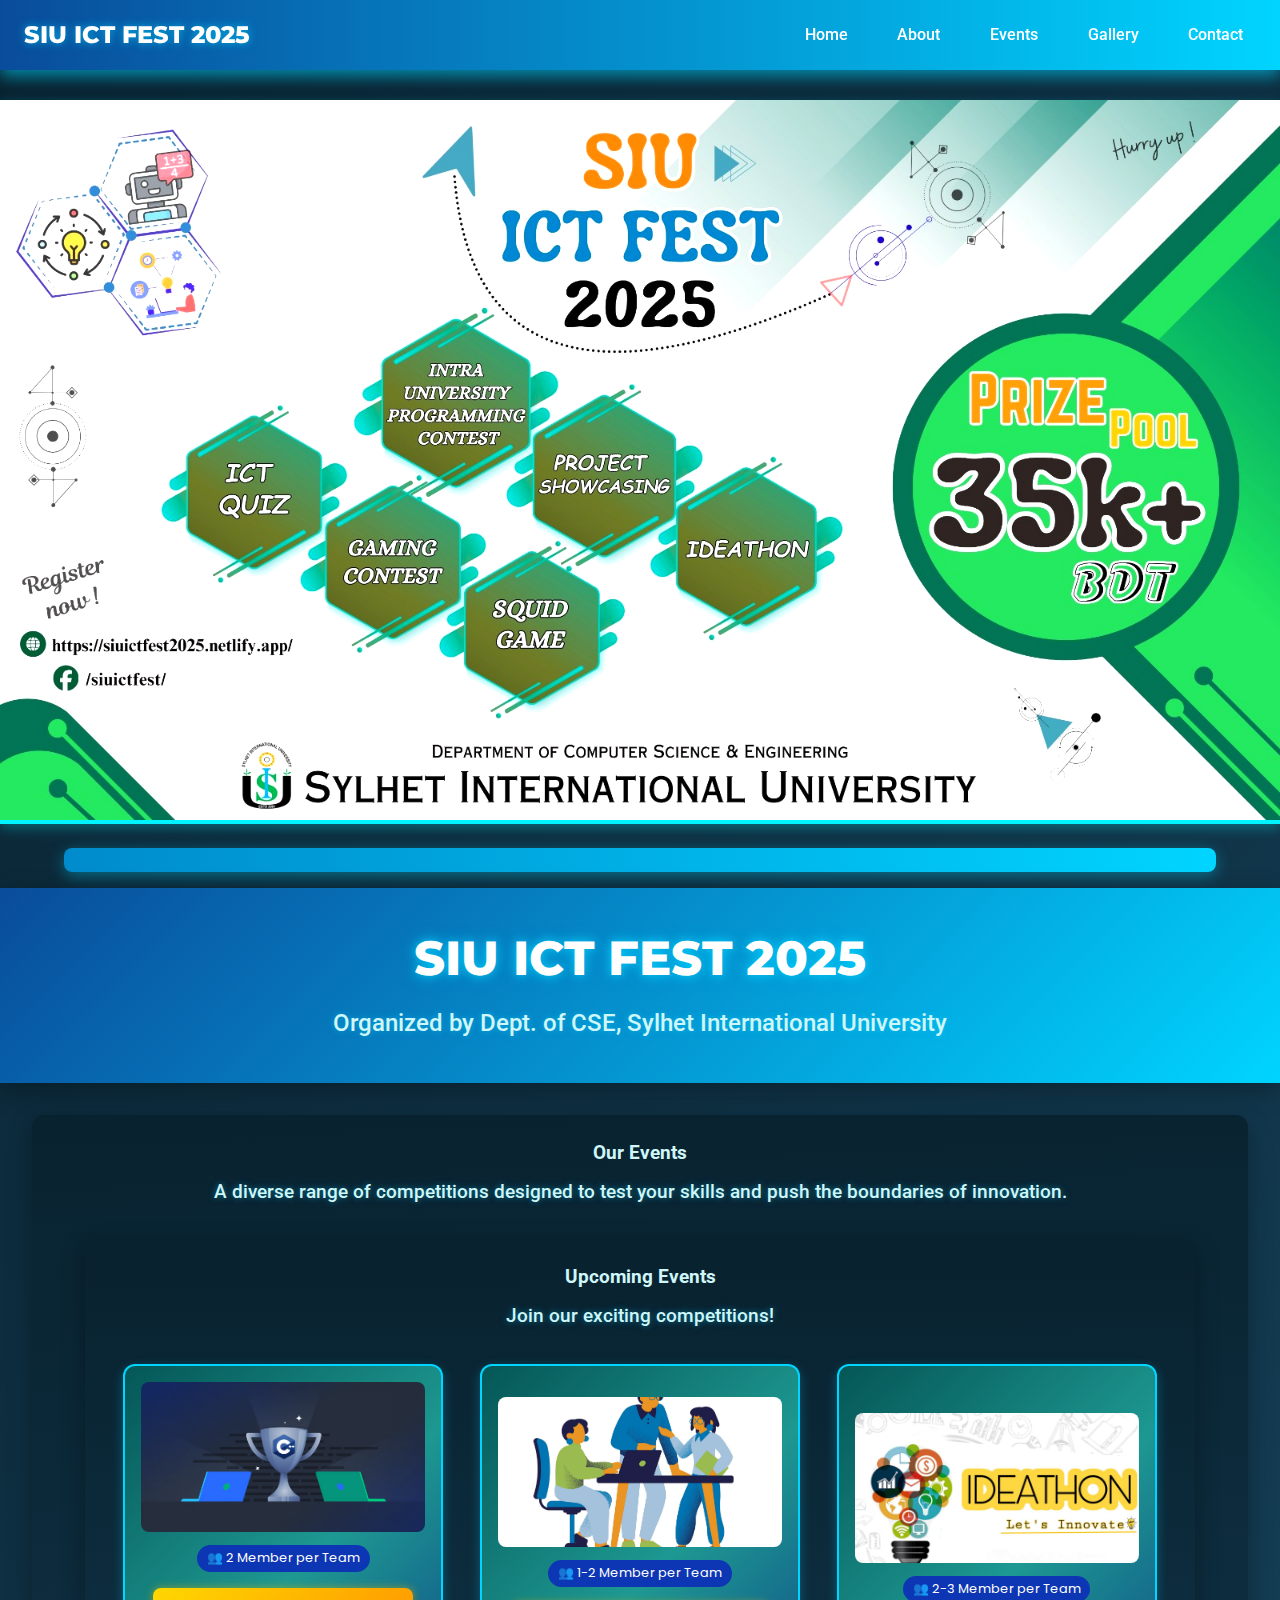
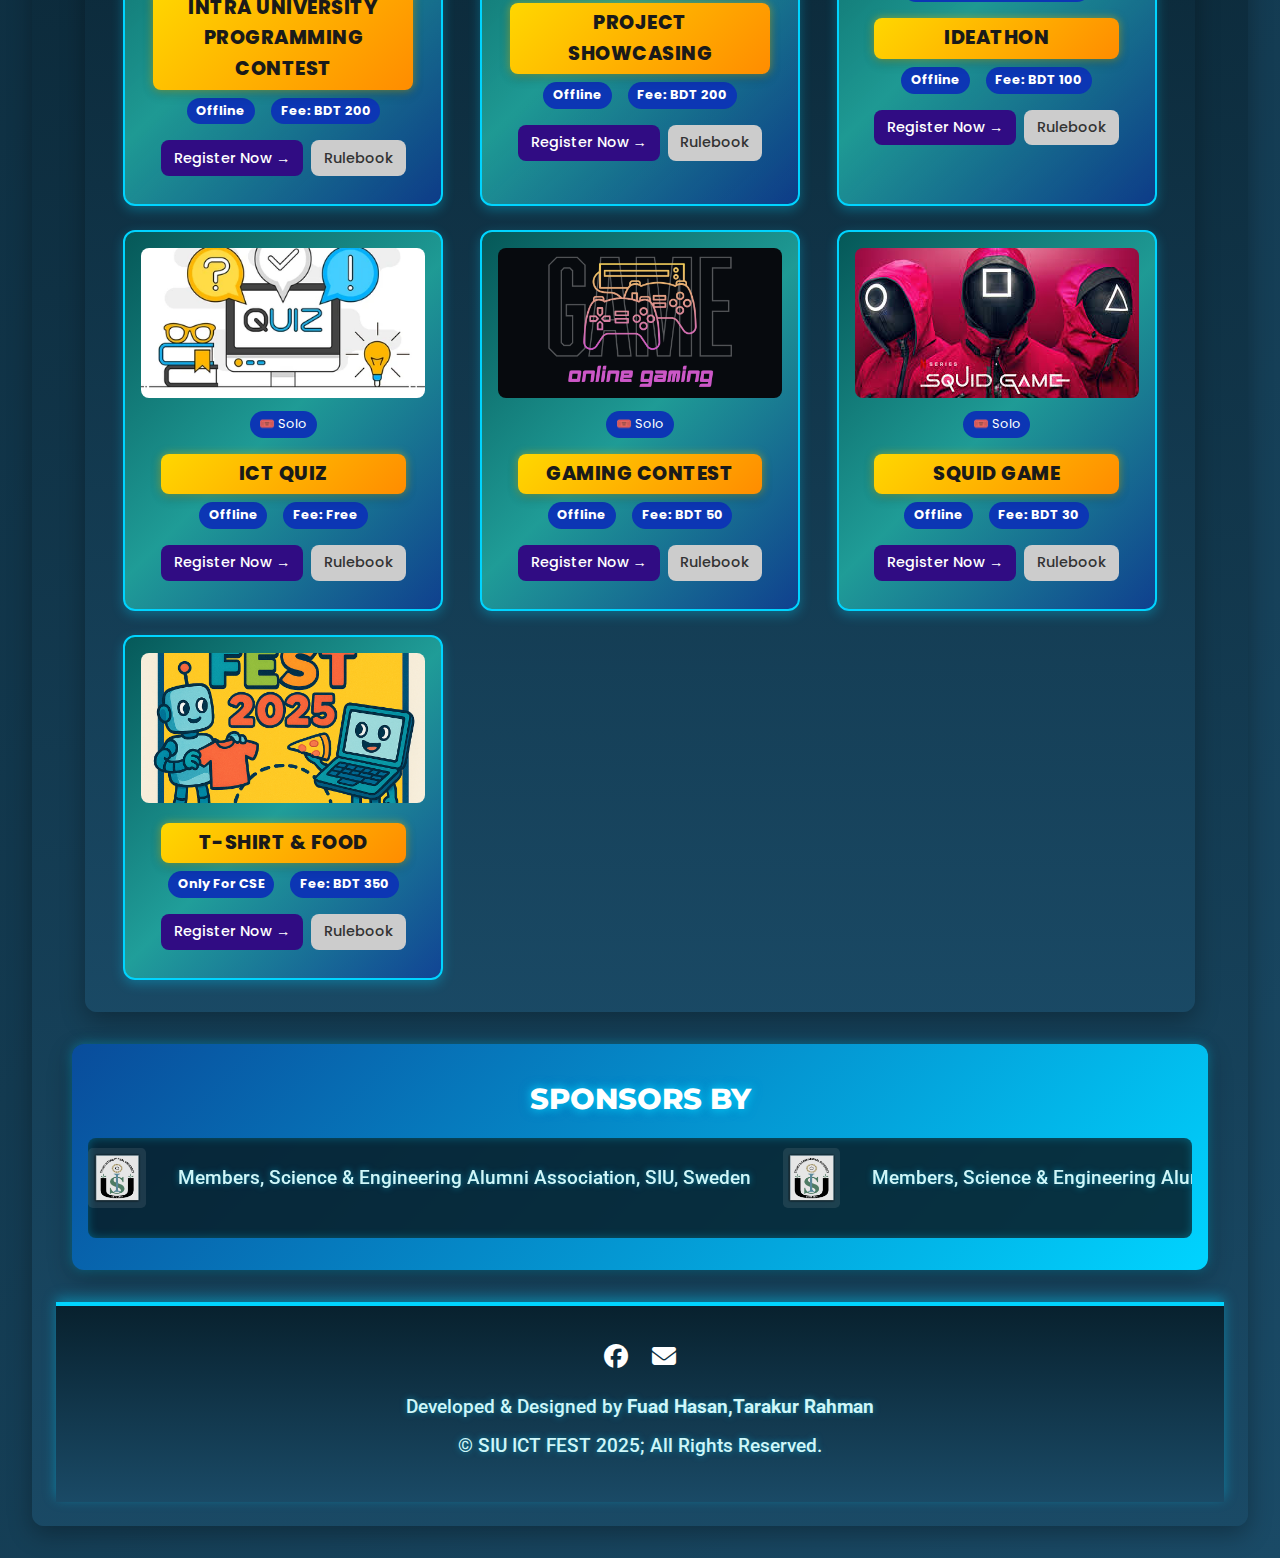
<file: index.html>
<!DOCTYPE html>
<html lang="en">
<head>
  <meta charset="UTF-8" />
  <meta name="viewport" content="width=device-width, initial-scale=1.0"/>
  <title>ICT Fest 2025</title>
  <link rel="stylesheet" href="style.css">
  <link rel="stylesheet" href="https://cdnjs.cloudflare.com/ajax/libs/font-awesome/6.4.0/css/all.min.css"/>
<link href="https://fonts.googleapis.com/css2?family=Roboto:wght@400;500;700&family=Montserrat:wght@600;700&family=Orbitron:wght@600&family=Poppins:wght@400;500;600&display=swap" rel="stylesheet">
<link rel="icon" type="image/png" href="/favicon-96x96.png" sizes="96x96" />
<link rel="icon" type="image/svg+xml" href="/favicon.svg" />
<link rel="shortcut icon" href="/favicon.ico" />
<link rel="apple-touch-icon" sizes="180x180" href="/apple-touch-icon.png" />
<link rel="manifest" href="/site.webmanifest" />
<link rel="icon" type="image/png" href="./image/globe.jpeg">

</head>
<body>

  <nav class="navbar">
        <div class="nav-logo">SIU ICT FEST 2025</div>
        
        <ul class="nav-links">
 <li><a href="index.html">Home</a></li>
              <li><a href="about.html">About</a></li>
              <li><a href="events.html">Events</a></li>
                  <!-- <li><a href="boothcamp.html">CP Bootcamp</a></li> -->
            <li><a href="gallery.html">Gallery</a></li>
            
        
              
              <li><a href="contact.html">Contact</a></li>
        </ul>
        
       
        
          <button class="mobile-menu" id="mobileMenuBtn">☰</button>
    </nav>

  <!-- Header -->
  <header>
    <div class="main-banner">
      <img src="./image/WhatsApp Image 2025-09-21 at 23.48.36.jpeg" alt="ICT Fest Banner" />
    </div>
  </header>

  <div id="countdown"></div>

  <!-- Fest Heading -->
  <div class="fest-heading">
    <h1> SIU ICT Fest 2025</h1>
    <p>Organized by Dept. of CSE, Sylhet International University</p>
  </div>

  <!-- Events Section -->
  <section class="events-section">
    <h3>Our Events</h3>
    <p>A diverse range of competitions designed to test your skills and push the boundaries of innovation.</p>

    
      <!-- Events Section -->
  <section class="events-section">
    <h3>Upcoming Events</h3>
    <p>Join our exciting competitions!</p>
    <div class="events-grid">
      <!-- Event 1 -->
      <div class="event-card">
        <img src="./image/images.avif" alt="Mechanics Olympiad" />
        <div class="event-body">
          <span class="badge team">👥  2 Member per Team</span>
          <h3>Intra University Programming Contest</h3>
          <div class="event-meta">
            <span class="badge solo">Offline</span>
            <span class="badge solo">Fee: BDT 200</span>
            
          </div>
          <div class="event-buttons">
            <a class="btn" href="https://forms.gle/XroQrKdN3G5hj6PW8" target="_blank">Register Now →</a>
            <a class="btn secondary" href="#">Rulebook</a>
          </div>
        </div>
      </div>
      <!-- Event 2 -->
      <div class="event-card">
        <img src="/image/project.jpg" alt="Drafting Contest" />
        <div class="event-body">
          <span class="badge team">👥 1-2 Member per Team</span>
          <h3>Project Showcasing</h3>
          <div class="event-meta">
            <span class="badge solo">Offline</span>
            <span class="badge solo">Fee: BDT 200</span>
            
          </div>
          <div class="event-buttons">
           <a class="btn" href="https://forms.gle/N9UCkfzSNKK21NSZ7" target="_blank">Register Now →</a>
            <a class="btn secondary" href="#">Rulebook</a>
          </div>
        </div>
      </div>
      <!-- Event 3 -->
      <div class="event-card">
        <img src="./image/1702801354088.png" alt="Game of Trusses" />
        <div class="event-body">
          <span class="badge team">👥 2-3 Member per Team</span>
          <h3>Ideathon</h3>
          <div class="event-meta">
            <span class="badge solo">Offline</span>
            <span class="badge solo">Fee: BDT 100</span>
            
          </div>
          <div class="event-buttons">
            <a class="btn" href="https://forms.gle/mUaqK28JLjAKceoN9" target="_blank">Register Now →</a>
            <a class="btn secondary" href="#">Rulebook</a>
          </div>
        </div>
      </div>
      <!-- Event 4 -->
      <div class="event-card">
        <img src="./image/quiz-computer-monitor-line-concept-260nw-749054137.webp" alt="Mechanics Olympiad" />
        <div class="event-body">
          <span class="badge solo">🎟️ Solo</span>
          <h3>ICT Quiz</h3>
          <div class="event-meta">
            <span class="badge solo">Offline</span>
            <span class="badge solo">Fee: Free</span>
            
          </div>
          <div class="event-buttons">
           <a class="btn" href="https://forms.gle/PkPSb7LcUdyRTKJd9" target="_blank">Register Now →</a>
            <a class="btn secondary" href="#">Rulebook</a>
          </div>
        </div>
      </div>
      <!-- Event 5 -->
      <div class="event-card">
        <img src="Game Logo.png" alt="Drafting Contest" />
        <div class="event-body">
          <span class="badge team"> 🎟️ Solo</span>
          <h3>Gaming Contest</h3>
          <div class="event-meta">
            <span class="badge solo">Offline</span>
            <span class="badge solo">Fee: BDT 50</span>
            
          </div>
          <div class="event-buttons">
            <a class="btn" href="https://forms.gle/KwWWHxVApaUM5UsX7" target="_blank">Register Now →</a>
            <a class="btn secondary" href="#">Rulebook</a>
          </div>
        </div>
      </div>
      <!-- Event 6 -->
      <div class="event-card">
        <img src="./image/images.jpeg" alt="Game of Trusses" />
        <div class="event-body">
          <span class="badge team"> 🎟️ Solo</span>
          <h3>Squid Game </h3>
          <div class="event-meta">
            <span class="badge solo">Offline</span>
            <span class="badge solo">Fee: BDT 30 </span>
            
          </div>
          <div class="event-buttons">
            <a class="btn" href="https://forms.gle/L6ZahSGhrTA3hnQd8" target="_blank">Register Now →</a>
            <a class="btn secondary" href="#">Rulebook</a>
          </div>
        </div>
      </div>

      <!-- Event 6 -->
      <div class="event-card">
        <img src="./food.png" alt="Game of Trusses" />
        <div class="event-body">
      
          <h3>T-Shirt & Food</h3>
          <div class="event-meta">
            <span class="badge solo">Only For CSE</span>
            <span class="badge solo">Fee: BDT 350 </span>
            
          </div>
          <div class="event-buttons">
            <a class="btn" href="https://forms.gle/QvFChAdyGBbFLRBQ9" target="_blank">Register Now →</a>
            <a class="btn secondary" href="#">Rulebook</a>
          </div>
        </div>
      </div>
      
     
      
     
    </div>
      

    </div>
  </section>

 <!-- Sponsor Section -->
<section class="sponsor-section">
  <h2>Sponsors By</h2>
  
  <div class="sponsor-marquee">
    <div class="sponsor-track" style="padding-top: 10px;">
      <!-- Original Logos -->
      
      <img src="./logo.png" alt="SIU" />
      <p>Members, Science & Engineering Alumni Association, SIU, Sweden</p>
      <img src="./logo.png" alt="SIU" />
      

      <!-- Duplicate Logos for Seamless Loop -->
    
      
      <p>Members, Science & Engineering Alumni Association, SIU, Sweden</p>
      <img src="./logo.png" alt="SIU" />
      
    </div>
  </div>
</section>


  <!-- Footer -->
  <footer>
    <div class="footer-icons">
      <a href="https://www.facebook.com/siuictfest" target="_blank"><i class="fab fa-facebook"></i></a>
      <a href="mailto:youremail@example.com"><i class="fas fa-envelope"></i></a>
    </div>
    <p>Developed & Designed by <strong>Fuad Hasan,</strong><strong>Tarakur Rahman</strong></p>
  
  
            <p>&copy; SIU ICT FEST 2025; All Rights Reserved.</p>
         
  
  </footer>

  <script src="script.js"></script>
 
</script>
</body>
</html>
</file>
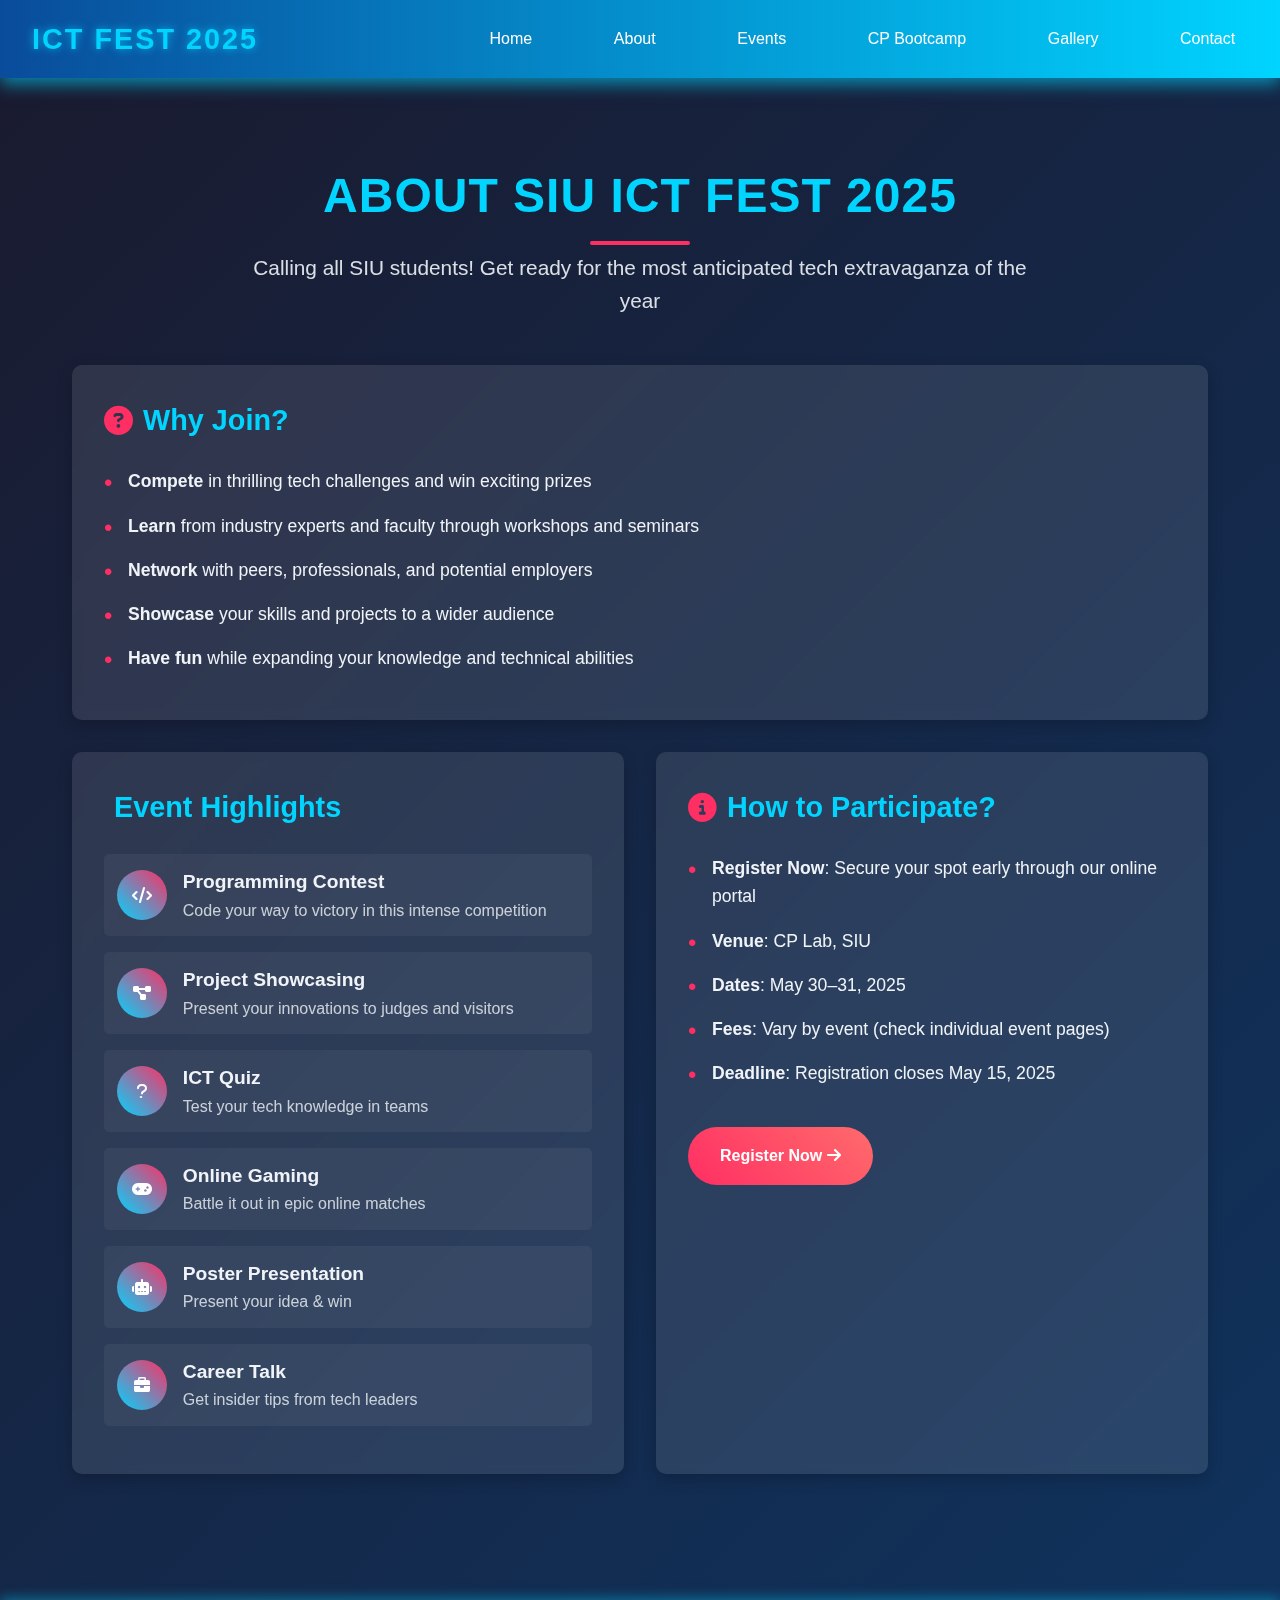
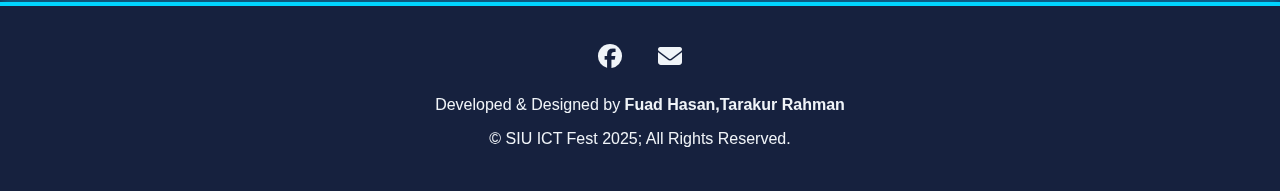
<file: about.html>
<!DOCTYPE html>
<html lang="en">
<head>
    <meta charset="UTF-8">
    <meta name="viewport" content="width=device-width, initial-scale=1.0">
    <title>SIU ICT Fest 2025</title>
    <link rel="stylesheet" href="https://cdnjs.cloudflare.com/ajax/libs/font-awesome/6.4.0/css/all.min.css">
    <link rel="stylesheet" href="style.css">
    
    <style>
        /* Global Styles */
        :root {
            --primary-color: #1a1a2e; /* Deep tech blue */
            --secondary-color: #00d4ff; /* Neon cyan */
            --accent-color: #ff2e63; /* Vibrant pink */
            --light-color: #f0f4f8; /* Light background */
            --dark-color: #16213e; /* Darker shade for contrast */
        }
        
        * {
            margin: 0;
            padding: 0;
            box-sizing: border-box;
            font-family: 'Poppins', 'Segoe UI', Tahoma, Geneva, Verdana, sans-serif;
        }
        
        body {
            background: linear-gradient(135deg, #1a1a2e 0%, #0f3460 100%); /* Tech gradient background */
            color: #fff;
            line-height: 1.6;
            position: relative;
            overflow-x: hidden;
        }
        
        /* Background pattern for tech vibe */
        body::before {
            content: '';
            position: fixed;
            top: 0;
            left: 0;
            width: 100%;
            height: 100%;
           
            z-index: -1;
        }
        
        /* Navbar Styles */
        .navbar {
            background-color: var(--dark-color);
            padding: 1rem 2rem;
            position: sticky;
            top: 0;
            z-index: 1000;
            display: flex;
            justify-content: space-between;
            align-items: center;
            box-shadow: 0 2px 10px rgba(0, 0, 0, 0.2);
        }
        
        .nav-logo {
            font-size: 1.8rem;
            font-weight: bold;
            color: var(--secondary-color);
            text-transform: uppercase;
            letter-spacing: 2px;
        }
        
        .nav-links {
            display: flex;
            list-style: none;
        }
        
        .nav-links li {
            margin-left: 2rem;
        }
        
        .nav-links a {
            color: var(--light-color);
            text-decoration: none;
            font-weight: 500;
            transition: color 0.3s;
        }
        
        .nav-links a:hover {
            color: var(--accent-color);
        }
        
        .mobile-menu {
            display: none;
            cursor: pointer;
            font-size: 1.8rem;
            color: var(--light-color);
            transition: transform 0.3s;
            z-index: 1001; /* Ensure button is above other elements */
        }
        
        .mobile-menu:hover {
            color: var(--accent-color);
            transform: scale(1.1);
        }
        
        /* About Section Styles */
        .about-section {
            padding: 5rem 2rem;
            max-width: 1200px;
            margin: 0 auto;
            animation: fadeIn 1s ease-in;
        }
        
        @keyframes fadeIn {
            from { opacity: 0; transform: translateY(20px); }
            to { opacity: 1; transform: translateY(0); }
        }
        
        .about-header {
            text-align: center;
            margin-bottom: 3rem;
        }
        
        .about-header h1 {
            font-size: 3rem;
            color: var(--secondary-color);
            margin-bottom: 1rem;
            text-transform: uppercase;
            letter-spacing: 1px;
            position: relative;
            display: inline-block;
        }
        
        .about-header h1::after {
            content: '';
            position: absolute;
            bottom: -10px;
            left: 50%;
            transform: translateX(-50%);
            width: 100px;
            height: 4px;
            background: var(--accent-color);
            border-radius: 2px;
        }
        
        .about-header p {
            font-size: 1.3rem;
            color: var(--light-color);
            max-width: 800px;
            margin: 0 auto;
            opacity: 0.9;
        }
        
        .about-content {
            display: grid;
            grid-template-columns: 1fr 1fr;
            gap: 2rem;
        }
        
        .why-join, .event-highlights, .participate {
            background: rgba(255, 255, 255, 0.1);
            padding: 2rem;
            border-radius: 10px;
            backdrop-filter: blur(5px);
            box-shadow: 0 5px 15px rgba(0, 0, 0, 0.2);
            transition: transform 0.3s;
        }
        
        .why-join:hover, .event-highlights:hover, .participate:hover {
            transform: translateY(-5px);
        }
        
        .why-join {
            grid-column: 1 / -1;
        }
        
        .section-title {
            color: var(--secondary-color);
            margin-bottom: 1.5rem;
            font-size: 1.8rem;
            display: flex;
            align-items: center;
            position: relative;
            overflow: hidden;
        }
        
        .section-title i {
            margin-right: 10px;
            color: var(--accent-color);
            transition: transform 0.3s;
        }
        
        .section-title:hover i {
            transform: rotate(360deg);
        }
        
        .highlight-list {
            list-style: none;
            color: var(--light-color);
        }
        
        .highlight-list li {
            margin-bottom: 1rem;
            padding-left: 1.5rem;
            position: relative;
            font-size: 1.1rem;
        }
        
        .highlight-list li::before {
            content: '•';
            color: var(--accent-color);
            font-size: 1.5rem;
            position: absolute;
            left: 0;
            top: -3px;
        }
        
        .event-item {
            display: flex;
            align-items: center;
            margin-bottom: 1rem;
            padding: 0.8rem;
            border-radius: 5px;
            transition: all 0.3s;
            background: rgba(255, 255, 255, 0.05);
        }
        
        .event-item:hover {
            background: rgba(0, 212, 255, 0.2);
            transform: translateX(10px);
            box-shadow: 0 0 15px rgba(0, 212, 255, 0.3);
        }
        
        .event-icon {
            width: 50px;
            height: 50px;
            background: linear-gradient(45deg, var(--secondary-color), var(--accent-color));
            color: white;
            border-radius: 50%;
            display: flex;
            align-items: center;
            justify-content: center;
            margin-right: 1rem;
            flex-shrink: 0;
            position: relative;
            overflow: hidden;
        }
        
        .event-icon::before {
            content: '';
            position: absolute;
            width: 100%;
            height: 100%;
            background: radial-gradient(circle, rgba(255,255,255,0.3) 0%, transparent 70%);
            opacity: 0;
            transition: opacity 0.3s;
        }
        
        .event-item:hover .event-icon::before {
            opacity: 1;
        }
        
        .event-item h3 {
            color: var(--light-color);
            font-size: 1.2rem;
        }
        
        .event-item p {
            color: var(--light-color);
            opacity: 0.8;
        }
        
        .cta-button {
            display: inline-block;
            background: linear-gradient(45deg, var(--accent-color), #ff6b6b);
            color: white;
            padding: 1rem 2rem;
            border-radius: 50px;
            text-decoration: none;
            font-weight: bold;
            margin-top: 1.5rem;
            transition: all 0.3s;
            position: relative;
            overflow: hidden;
        }
        
        .cta-button:hover {
            background: linear-gradient(45deg, #c0392b, #ff8787);
            transform: translateY(-5px);
            box-shadow: 0 5px 20px rgba(255, 46, 99, 0.4);
        }
        
        .cta-button::before {
            content: '';
            position: absolute;
            top: 0;
            left: -100%;
            width: 100%;
            height: 100%;
            background: linear-gradient(90deg, transparent, rgba(255,255,255,0.2), transparent);
            transition: 0.5s;
        }
        
        .cta-button:hover::before {
            left: 100%;
        }
        
        /* Footer Styles */
        footer {
            background: var(--dark-color);
            padding: 2rem;
            text-align: center;
            margin-top: 3rem;
        }
        
        .footer-icons {
            margin-bottom: 1rem;
        }
        
        .footer-icons a {
            color: var(--light-color);
            font-size: 1.5rem;
            margin: 0 1rem;
            transition: all 0.3s;
        }
        
        .footer-icons a:hover {
            color: var(--accent-color);
            transform: scale(1.2) rotate(5deg);
        }
        
        footer p {
            color: var(--light-color);
            font-size: 1rem;
            margin: 0.5rem 0;
        }
        
        /* Responsive Styles */
        @media (max-width: 768px) {
            .nav-links {
                position: fixed;
                top: 80px;
                left: -100%;
                width: 100%;
                height: calc(100vh - 80px);
                background-color: var(--dark-color);
                flex-direction: column;
                align-items: center;
                padding-top: 2rem;
                transition: left 0.5s;
                z-index: 999;
            }
            
            .nav-links.active {
                left: 0;
            }
            
            .nav-links li {
                margin: 1.5rem 0;
            }
            
            .nav-links a {
                font-size: 1.2rem;
            }
            
            .mobile-menu {
                display: block !important; /* Force visibility in mobile view */
                z-index: 1001 !important; /* Ensure button is above other elements */
                position: relative; /* Ensure proper positioning */
            }
            
            .about-content {
                grid-template-columns: 1fr;
            }
            
            .about-header h1 {
                font-size: 2rem;
            }
            
            .about-header p {
                font-size: 1.1rem;
            }
        }
    </style>
</head>
<body>
    <!-- Navbar -->
    <nav class="navbar">
        <div class="nav-logo">ICT FEST 2025</div>
        
        <ul class="nav-links">
            <li><a href="index.html">Home</a></li>
            <li><a href="about.html">About</a></li>
            <li><a href="events.html">Events</a></li>
            <li><a href="bootcamp.html">CP Bootcamp</a></li>
            <li><a href="gallery.html">Gallery</a></li>
            <li><a href="contact.html">Contact</a></li>
        </ul>
        
        <div class="mobile-menu" id="mobileMenuBtn"><i class="fas fa-bars"></i></div>
    </nav>

    <!-- About Section -->
    <section class="about-section" id="about">
        <div class="about-header">
            <h1>About SIU ICT Fest 2025</h1>
            <p>Calling all SIU students! Get ready for the most anticipated tech extravaganza of the year</p>
        </div>
        
        <div class="about-content">
            <div class="why-join">
                <h2 class="section-title"><i class="fas fa-question-circle"></i> Why Join?</h2>
                <ul class="highlight-list">
                    <li><strong>Compete</strong> in thrilling tech challenges and win exciting prizes</li>
                    <li><strong>Learn</strong> from industry experts and faculty through workshops and seminars</li>
                    <li><strong>Network</strong> with peers, professionals, and potential employers</li>
                    <li><strong>Showcase</strong> your skills and projects to a wider audience</li>
                    <li><strong>Have fun</strong> while expanding your knowledge and technical abilities</li>
                </ul>
            </div>
            
            <div class="event-highlights">
                <h2 class="section-title"><i class="fas fa-calendar-star"></i> Event Highlights</h2>
                <div class="event-item">
                    <div class="event-icon"><i class="fas fa-code"></i></div>
                    <div>
                        <h3>Programming Contest</h3>
                        <p>Code your way to victory in this intense competition</p>
                    </div>
                </div>
                <div class="event-item">
                    <div class="event-icon"><i class="fas fa-project-diagram"></i></div>
                    <div>
                        <h3>Project Showcasing</h3>
                        <p>Present your innovations to judges and visitors</p>
                    </div>
                </div>
                <div class="event-item">
                    <div class="event-icon"><i class="fas fa-question"></i></div>
                    <div>
                        <h3>ICT Quiz</h3>
                        <p>Test your tech knowledge in teams</p>
                    </div>
                </div>
                
                <div class="event-item">
                    <div class="event-icon"><i class="fas fa-gamepad"></i></div>
                    <div>
                        <h3>Online Gaming</h3>
                        <p>Battle it out in epic online matches</p>
                    </div>
                </div>
                <div class="event-item">
                    <div class="event-icon"><i class="fas fa-robot"></i></div>
                    <div>
                        <h3>Poster Presentation</h3>
                        <p>Present your idea & win</p>
                    </div>
                </div>
                <div class="event-item">
                    <div class="event-icon"><i class="fas fa-briefcase"></i></div>
                    <div>
                        <h3>Career Talk</h3>
                        <p>Get insider tips from tech leaders</p>
                    </div>
                </div>
            </div>
            
            <div class="participate">
                <h2 class="section-title"><i class="fas fa-info-circle"></i> How to Participate?</h2>
                <ul class="highlight-list">
                    <li><strong>Register Now</strong>: Secure your spot early through our online portal</li>
                    <li><strong>Venue</strong>: CP Lab, SIU</li>
                    <li><strong>Dates</strong>: May 30–31, 2025</li>
                    <li><strong>Fees</strong>: Vary by event (check individual event pages)</li>
                    <li><strong>Deadline</strong>: Registration closes May 15, 2025</li>
                </ul>
                <a href="events.html" class="cta-button">Register Now <i class="fas fa-arrow-right"></i></a>
            </div>
        </div>
    </section>

    <!-- Footer -->
    <footer>
        <div class="footer-icons">
            <a href="https://www.facebook.com/siuictfest" target="_blank"><i class="fab fa-facebook"></i></a>
            <a href="mailto:cse@siu.edu.bd"><i class="fas fa-envelope"></i></a>
        </div>
        <p>Developed & Designed by <strong>Fuad Hasan,</strong><strong>Tarakur Rahman</strong></p>
        <p>&copy; SIU ICT Fest 2025; All Rights Reserved.</p>
    </footer>

    <script>
        // Ensure mobile menu state is reset on page load
        document.addEventListener('DOMContentLoaded', () => {
            const mobileMenu = document.querySelector('.mobile-menu');
            const navLinks = document.querySelector('.nav-links');
            
            // Reset menu state on page load
            navLinks.classList.remove('active');
            mobileMenu.innerHTML = '<i class="fas fa-bars"></i>';
            mobileMenu.style.display = 'block'; // Force visibility on page load
            
            // Mobile menu toggle
            mobileMenu.addEventListener('click', () => {
                navLinks.classList.toggle('active');
                mobileMenu.innerHTML = navLinks.classList.contains('active') 
                    ? '<i class="fas fa-times"></i>' 
                    : '<i class="fas fa-bars"></i>';
                mobileMenu.style.display = 'block'; // Ensure button remains visible
            });
            
            // Close mobile menu when clicking a link
            document.querySelectorAll('.nav-links a').forEach(link => {
                link.addEventListener('click', () => {
                    navLinks.classList.remove('active');
                    mobileMenu.innerHTML = '<i class="fas fa-bars"></i>';
                    mobileMenu.style.display = 'block'; // Ensure button is visible after click
                });
            });
            
         
    </script>
    
    <script src="script.js"></script>
</body>
</html>
</file>
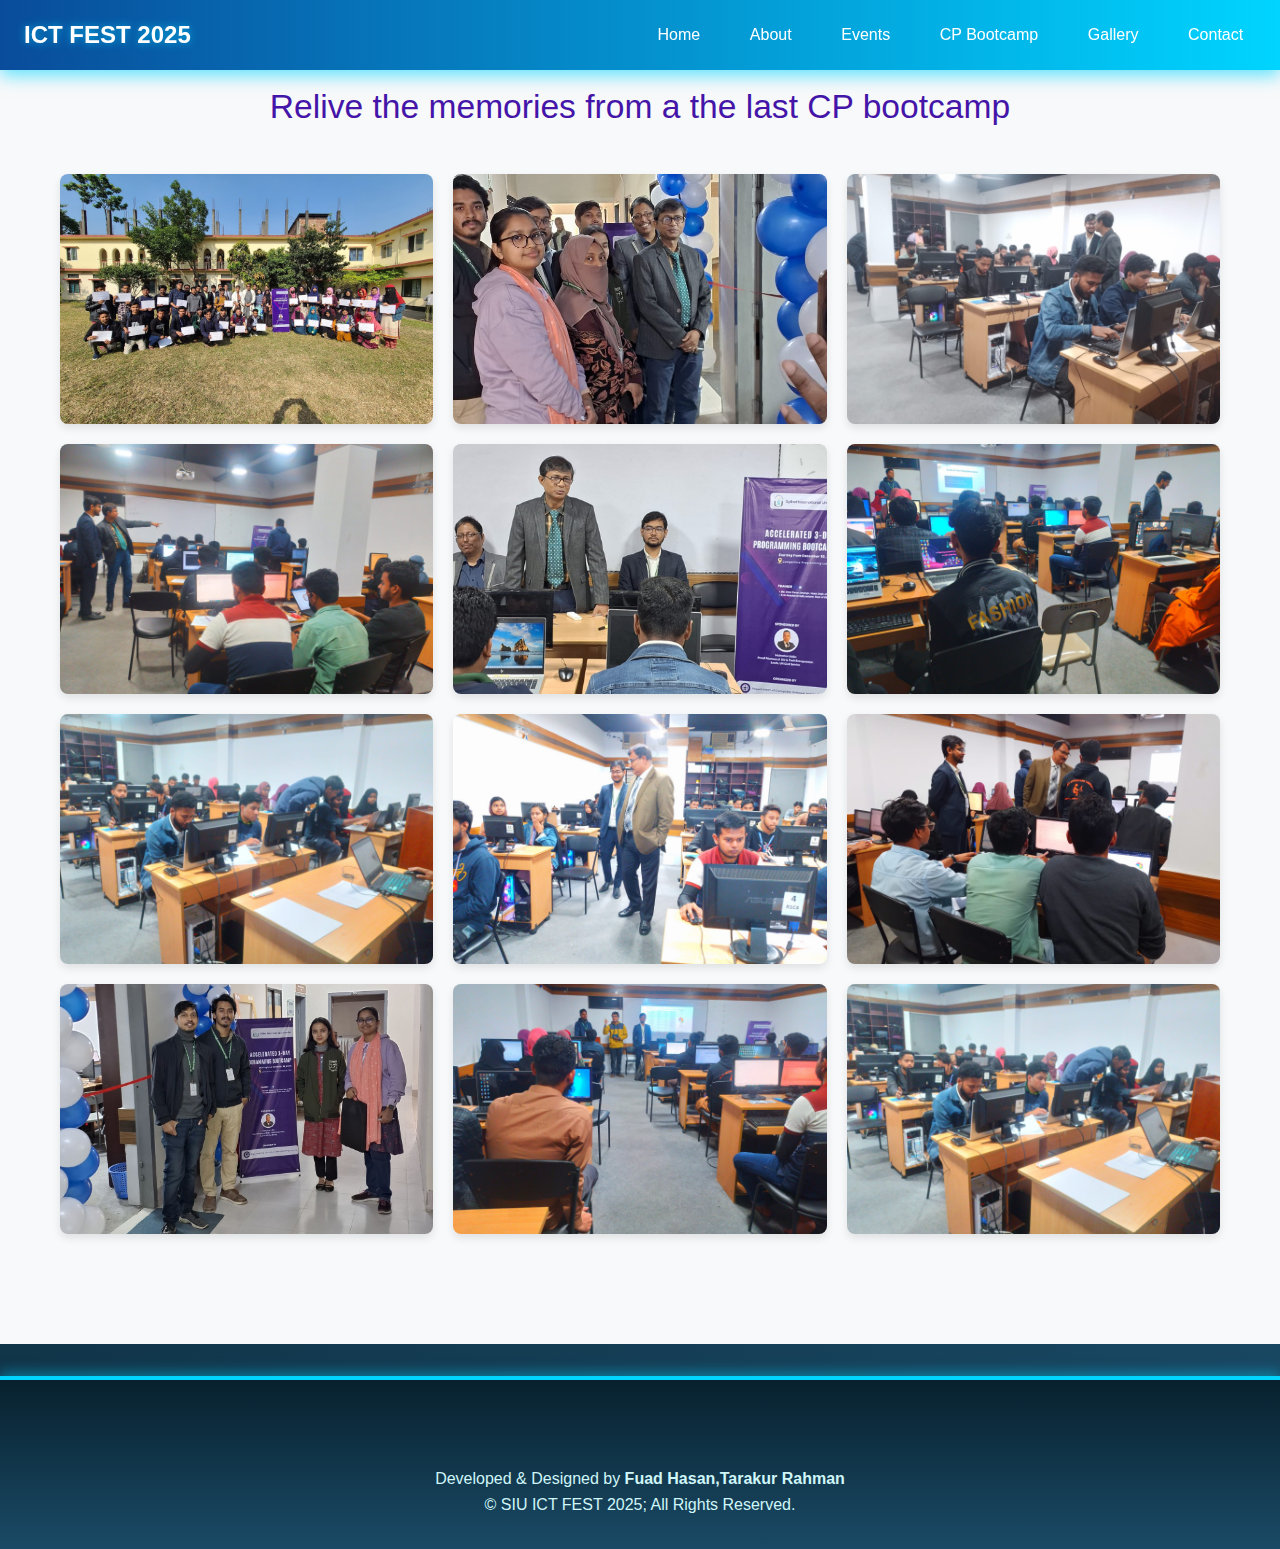
<file: b.html>
<!DOCTYPE html>
<html lang="en">
<head>
    <meta charset="UTF-8">
    <meta name="viewport" content="width=device-width, initial-scale=1.0">
    <title>Document</title>
    <link rel="stylesheet" href="style.css">
    <link rel="stylesheet" href="gallery.css">
</head>
<body>
     <nav class="navbar">
        <div class="nav-logo">ICT FEST 2025</div>
        
        <ul class="nav-links">
          <li><a href="index.html">Home</a></li>
              <li><a href="about.html">About</a></li>
              <li><a href="about.html">Events</a></li>
                  <li><a href="boothcamp.html">CP Bootcamp</a></li>
            <li><a href="gallery.html">Gallery</a></li>
            <!-- <li><a href="#">Contest</a></li> -->
        
              
              <li><a href="contact.html">Contact</a></li>
        </ul>
        
       
        
        <div class="mobile-menu" id="mobileMenuBtn">☰</div>
    </nav>
    <section class="gallery-section">
        <div class="container">
         
            <p class="section-subtitle">Relive the memories from a the last CP bootcamp</p>
            
    
            
            <div class="gallery-grid">
                 <!-- Gallery Item 1 -->
                <div class="gallery-item award">
                    <img src="/boothcamp/group pic.jpg" alt="Winners">
                </div>
                <!-- Gallery Item 2 -->
                <div class="gallery-item contest">
                    <img src="/boothcamp/innufuration.jpg" alt="ICT Contest">
                
                </div>
                
                <!-- Gallery Item 3 -->
                <div class="gallery-item opening">
                    <img src="/boothcamp/innnuguratonsssss.jpg" alt="Opening Ceremony">
                    
                </div>
                
                <!-- Gallery Item 4 -->
                <div class="gallery-item workshop">
                    <img src="/boothcamp/innuguration22.jpg" alt="Workshop Session">
                   
                </div>
                
                <!-- Gallery Item 5 -->
                <div class="gallery-item award">
                    <img src="/boothcamp/jahangirs.jpg" alt="Award Ceremony">
                    
                </div>
                
                <!-- Gallery Item 6 -->
                <div class="gallery-item contest">
                    <img src="/boothcamp/overall.jpg" alt="Hackathon">
                   
                </div>
                
                <!-- Gallery Item 7 -->
                <div class="gallery-item workshop">
                    <img src="/boothcamp/sssssss.jpg" alt="Robotics Workshop">
                
                </div>
                
                <!-- Gallery Item 8 -->
                <div class="gallery-item opening">
                    <img src="/boothcamp/treasuer.jpg" alt="Festival Stage">
                
                </div>
                
                <!-- Gallery Item 9 -->
                <div class="gallery-item award">
                    <img src="/boothcamp/treasurer.jpg" alt="Winners">
                    
                </div>
                 <!-- Gallery Item 10 -->
                <div class="gallery-item award">
                    <img src="/boothcamp/faculty.jpg" alt="Winners">
                    
                </div>
                
                 <!-- Gallery Item 11-->
                <div class="gallery-item award">
                    <img src="/boothcamp/headofeng.jpg" alt="Winners">
                </div>
                 <!-- Gallery Item 12-->
                <div class="gallery-item award">
                    <img src="/boothcamp/sssssss.jpg" alt="Winners">
                </div>
            </div>
  
            </div>
            
           
        </div>
    </section>
 <!-- Footer -->
  <footer>
    <div class="footer-icons">
      <a href="https://www.facebook.com/siuictfest" target="_blank"><i class="fab fa-facebook"></i></a>
      <a href="mailto:youremail@example.com"><i class="fas fa-envelope"></i></a>
    </div>
    <p>Developed & Designed by <strong>Fuad Hasan,</strong><strong>Tarakur Rahman</strong></p>
  
  
            <p>&copy; SIU ICT FEST 2025; All Rights Reserved.</p>
         
  
  </footer>
    
  <script src="script.js"></script>
</body>
</html>
</file>
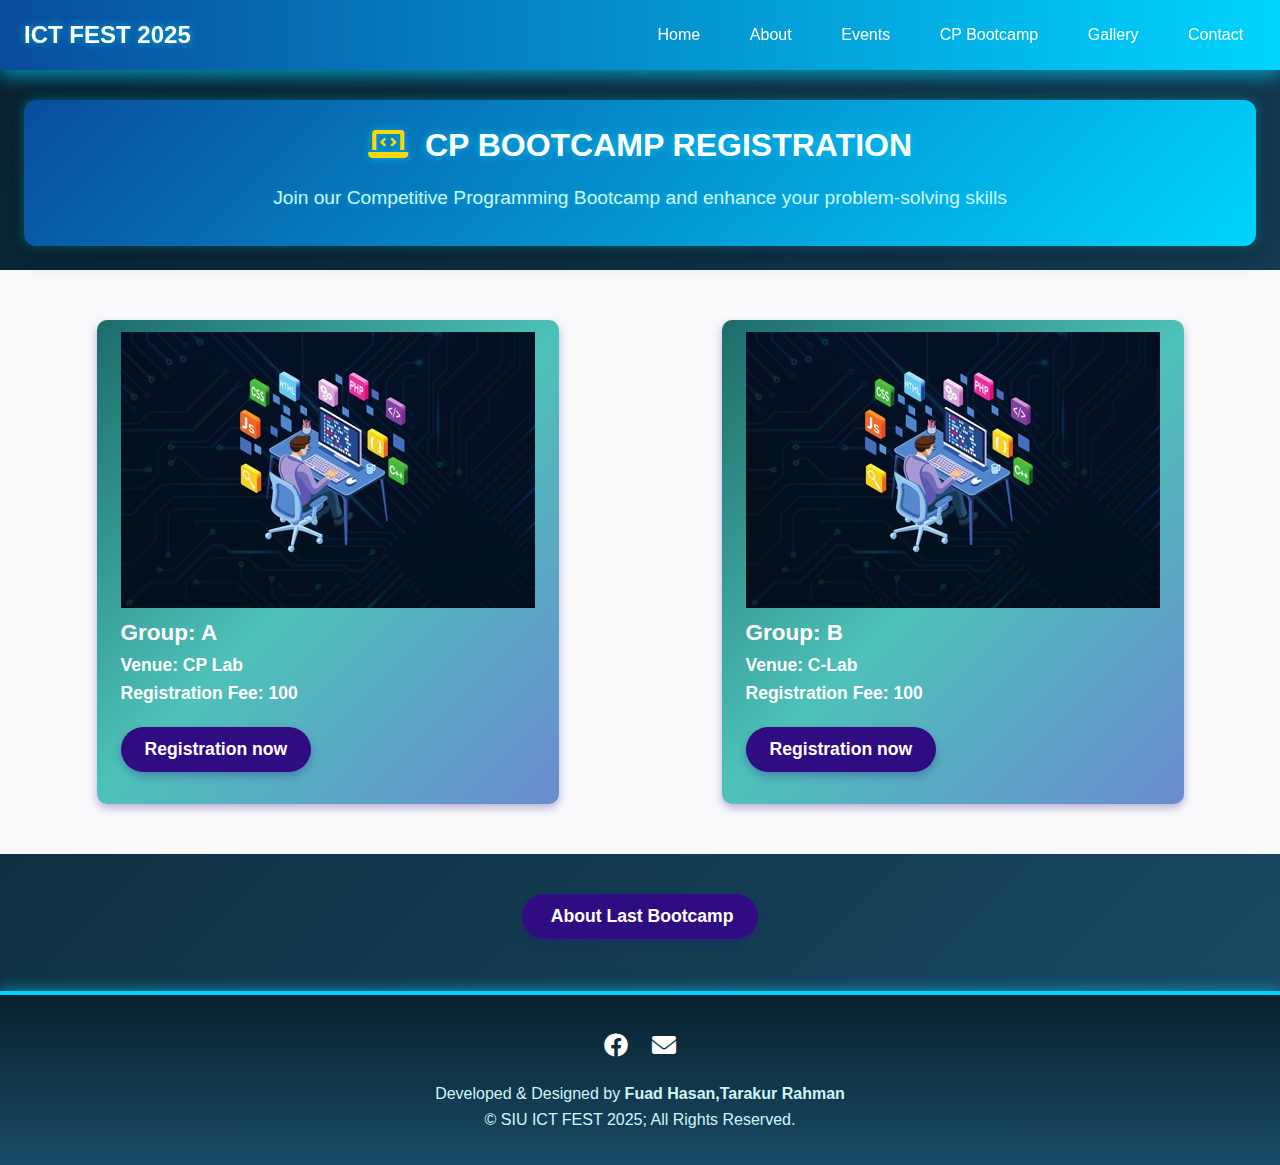
<file: boothcamp.html>
<!DOCTYPE html>
<html lang="en">
<head>
    <meta charset="UTF-8">
    <meta name="viewport" content="width=device-width, initial-scale=1.0">
    <title>ICT Fest - Gallery</title>
    <link rel="stylesheet" href="https://cdnjs.cloudflare.com/ajax/libs/font-awesome/6.0.0-beta3/css/all.min.css">
    <link rel="stylesheet" href="gallery.css">
    <link rel="stylesheet" href="style.css">
    <style>
        .grpa:hover, .grpb:hover {
            background-color: #9be90b;
            transform: scale(1.05);
            transition: all 0.3s ease;
            cursor: pointer;
        }
        .bootcamp-link {
            display: flex;
            justify-content: center;
            margin-top: 20px;
        }
        .bootcamp-header {
            margin-top: 100px; /* Added to prevent overlap with navbar */
            text-align: center;
            padding: 20px;
        }
        
    </style>
</head>
<body>
    <!-- Navbar will be inserted here by your existing JavaScript -->

    <nav class="navbar">
        <div class="nav-logo">ICT FEST 2025</div>
        
        <ul class="nav-links">
            <li><a href="index.html">Home</a></li>
            <li><a href="about.html">About</a></li>
            <li><a href="events.html">Events</a></li>
            <li><a href="boothcamp.html">CP Bootcamp</a></li>
            <li><a href="gallery.html">Gallery</a></li>
            <!-- <li><a href="#">Contest</a></li> -->
            <li><a href="contact.html">Contact</a></li>
        </ul>
        
        <div class="mobile-menu" id="mobileMenuBtn">☰</div>
    </nav>

    <!-- title section start -->

    <div class="bootcamp-header">
        <h1><i class="fas fa-laptop-code"></i> CP Bootcamp Registration</h1>
        <p>Join our Competitive Programming Bootcamp and enhance your problem-solving skills</p>
    </div>

    <!-- title section end -->

    <!-- 2 group -->
    <!-- grpa -->
    <div class="grp-parent">
        <div class="child-1">
            <img src="/image/grp.jpg" alt="Group Icon">
            <h2>Group: A</h2>
            <h3>Venue: CP Lab</h3>
            <h3>Registration Fee: 100</h3>
  
            <button class="grpa" onclick="window.open('https://forms.gle/eCKZx1KKqQCT7aUy9', '_blank')">
                Registration now
            </button>
        </div>
        <!-- grpb -->
        <div class="child-2">
            <img src="/image/grp.jpg" alt="Group Icon">
            <h2>Group: B</h2>
            <h3>Venue: C-Lab</h3>
            <h3>Registration Fee: 100</h3>
            <button class="grpb" onclick="window.open('https://forms.gle/MNTgRXZGYTvvdp9w7', '_blank')">
                Registration now
            </button>
        </div>
    </div>
   
    <a style="text-decoration: none;" href="b.html" class="bootcamp-link">
        <button class="grpa">
            <i class="fas fa-calendar-star"></i> About Last Bootcamp
        </button>
    </a>
     <!-- Footer -->
  <footer>
    <div class="footer-icons">
      <a href="https://www.facebook.com/siuictfest" target="_blank"><i class="fab fa-facebook"></i></a>
      <a href="mailto:youremail@example.com"><i class="fas fa-envelope"></i></a>
    </div>
    <p>Developed & Designed by <strong>Fuad Hasan,</strong><strong>Tarakur Rahman</strong></p>
  
  
            <p>&copy; SIU ICT FEST 2025; All Rights Reserved.</p>
         
  
  </footer>
       
    <script src="script.js"></script>
</body>
</html>
</file>
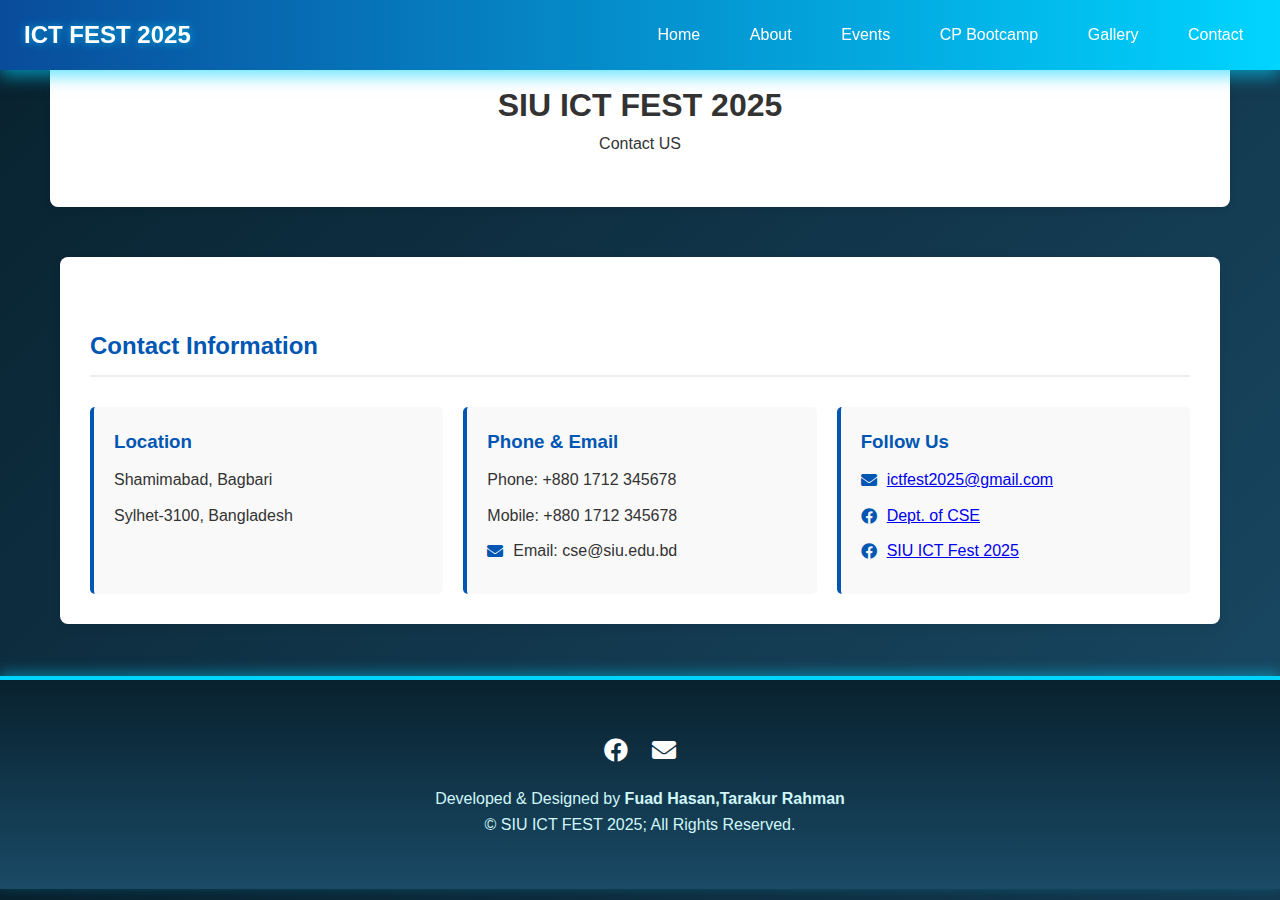
<file: contact.html>
<!DOCTYPE html>
<html lang="en">
<head>
    <meta charset="UTF-8">
    <meta name="viewport" content="width=device-width, initial-scale=1.0">
    <title>Contact Us</title>
    <link rel="stylesheet" href="style.css">
    <link rel="stylesheet" href="https://cdnjs.cloudflare.com/ajax/libs/font-awesome/5.15.4/css/all.min.css">
    <style>
        /* Reset and Base Styles */
        * {
            margin: 0;
            padding: 0;
            box-sizing: border-box;
            font-family: 'Segoe UI', Tahoma, Geneva, Verdana, sans-serif;
        }
        
        body {
            background-color: #f5f5f5;
            color: #333;
            line-height: 1.6;
        }
        
        .container {
            max-width: 1200px;
            margin: 0 auto;
            padding: 20px;
        }
        
        /* Header Styles */
        header {
            background-color: white;
            border-radius: 8px;
            box-shadow: 0 2px 10px rgba(0, 0, 0, 0.1);
            padding: 30px;
            margin-top: 30px;
            text-align: center;
            margin-left: 50px;
            margin-right: 50px;
        }

        /* Contact Section */
        .contact-section {
            background-color: white;
            border-radius: 8px;
            box-shadow: 0 2px 10px rgba(0, 0, 0, 0.1);
            padding: 30px;
            margin-top: 30px;
        }
        
        .contact-section h2 {
            color: #0056b3;
            margin-bottom: 20px;
            border-bottom: 2px solid #eee;
            padding-bottom: 10px;
        }
        
        /* Learn More Section */
        .faq-item {
            margin-bottom: 20px;
            border: 1px solid #ddd;
            border-radius: 5px;
            overflow: hidden;
        }
        
        .learn-more-btn {
            width: 100%;
            padding: 15px 20px;
            text-align: left;
            background-color: #0056b3;
            color: white;
            border: none;
            cursor: pointer;
            font-size: 16px;
            font-weight: 600;
            display: flex;
            justify-content: space-between;
            align-items: center;
            transition: background-color 0.3s;
        }
        
        .learn-more-btn:hover {
            background-color: #003d7a;
        }
        
        .learn-more-btn::after {
            content: '+';
            font-size: 20px;
            transition: transform 0.3s;
        }
        
        .learn-more-btn.active::after {
            content: '-';
        }
        
        .hidden-content {
            max-height: 0;
            overflow: hidden;
            transition: max-height 0.5s ease-out;
            background-color: #f9f9f9;
        }
        
        .hidden-content-inner {
            padding: 20px;
        }
        
        .hidden-content.active {
            max-height: 500px;
            transition: max-height 0.5s ease-in;
        }
        
        /* Contact Info */
        .contact-info {
            display: grid;
            grid-template-columns: repeat(auto-fit, minmax(300px, 1fr));
            gap: 20px;
            margin-top: 30px;
        }
        
        .contact-card {
            background-color: #f9f9f9;
            padding: 20px;
            border-radius: 5px;
            border-left: 4px solid #0056b3;
        }
        
        .contact-card h3 {
            color: #0056b3;
            margin-bottom: 10px;
        }
        
        .contact-card p {
            display: flex;
            align-items: center;
            margin-bottom: 10px;
        }
        
        .contact-card p i {
            margin-right: 10px;
            color: #0056b3;
        }
        
       
    </style>
</head>
<body>
    <nav class="navbar">
        <div class="nav-logo">ICT FEST 2025</div>
        
        <ul class="nav-links">
            <li><a href="index.html">Home</a></li>
            <li><a href="about.html">About</a></li>
            <li><a href="about.html">Events</a></li>
            <li><a href="boothcamp.html">CP Bootcamp</a></li>
            <li><a href="gallery.html">Gallery</a></li>
            <li><a href="contact.html">Contact</a></li>
        </ul>
        
        <div class="mobile-menu" id="mobileMenuBtn">☰</div>
    </nav>
    <header>
        <div class="container">
            <h1>SIU ICT FEST 2025</h1>
            <p>Contact US</p>
        </div>
    </header>
    
    <div class="container">
        <section class="contact-section">
            <h2 style="margin-top: 40px;">Contact Information</h2>
            
            <div class="contact-info">
                <div class="contact-card">
                    <h3>Location</h3>
                    <p>Shamimabad, Bagbari</p>
                    <p>Sylhet-3100, Bangladesh</p>
                </div>
                
                <div class="contact-card">
                    <h3>Phone & Email</h3>
                    <p>Phone: +880 1712 345678</p>
                    <p>Mobile: +880 1712 345678</p>
                    <p><i class="fas fa-envelope"></i>Email: cse@siu.edu.bd</p>
                </div>
                
                <div class="contact-card">
                    <h3>Follow Us</h3>
                    <p><i class="fas fa-envelope"></i><a href="mailto:ictfest2025@gmail.com">ictfest2025@gmail.com</a></p>
                    <p><i class="fab fa-facebook"></i><a href="https://www.facebook.com/csesiu" target="_blank">Dept. of CSE</a></p>
                    <p><i class="fab fa-facebook"></i><a href="https://www.facebook.com/siuictfest" target="_blank">SIU ICT Fest 2025</a></p>
                </div>
            </div>
        </section>
    </div>
    
    <footer>
        <div class="container">
            <div class="footer-icons">
                <a href="https://www.facebook.com/siuictfest" target="_blank"><i class="fab fa-facebook"></i></a>
                <a href="mailto:cse@siu.edu.bd"><i class="fas fa-envelope"></i></a>
            </div>
            <p>Developed & Designed by <strong>Fuad Hasan,</strong><strong>Tarakur Rahman</strong></p>
            <p>&copy; SIU ICT FEST 2025; All Rights Reserved.</p>
        </div>
    </footer>

    <script>
        document.addEventListener('DOMContentLoaded', function() {
            const buttons = document.querySelectorAll('.learn-more-btn');
            
            buttons.forEach(button => {
                button.addEventListener('click', function() {
                    const content = this.nextElementSibling;
                    this.classList.toggle('active');
                    content.classList.toggle('active');
                });
            });
        });
    </script>
    
    <script src="script.js"></script>
</body>
</html>
</file>
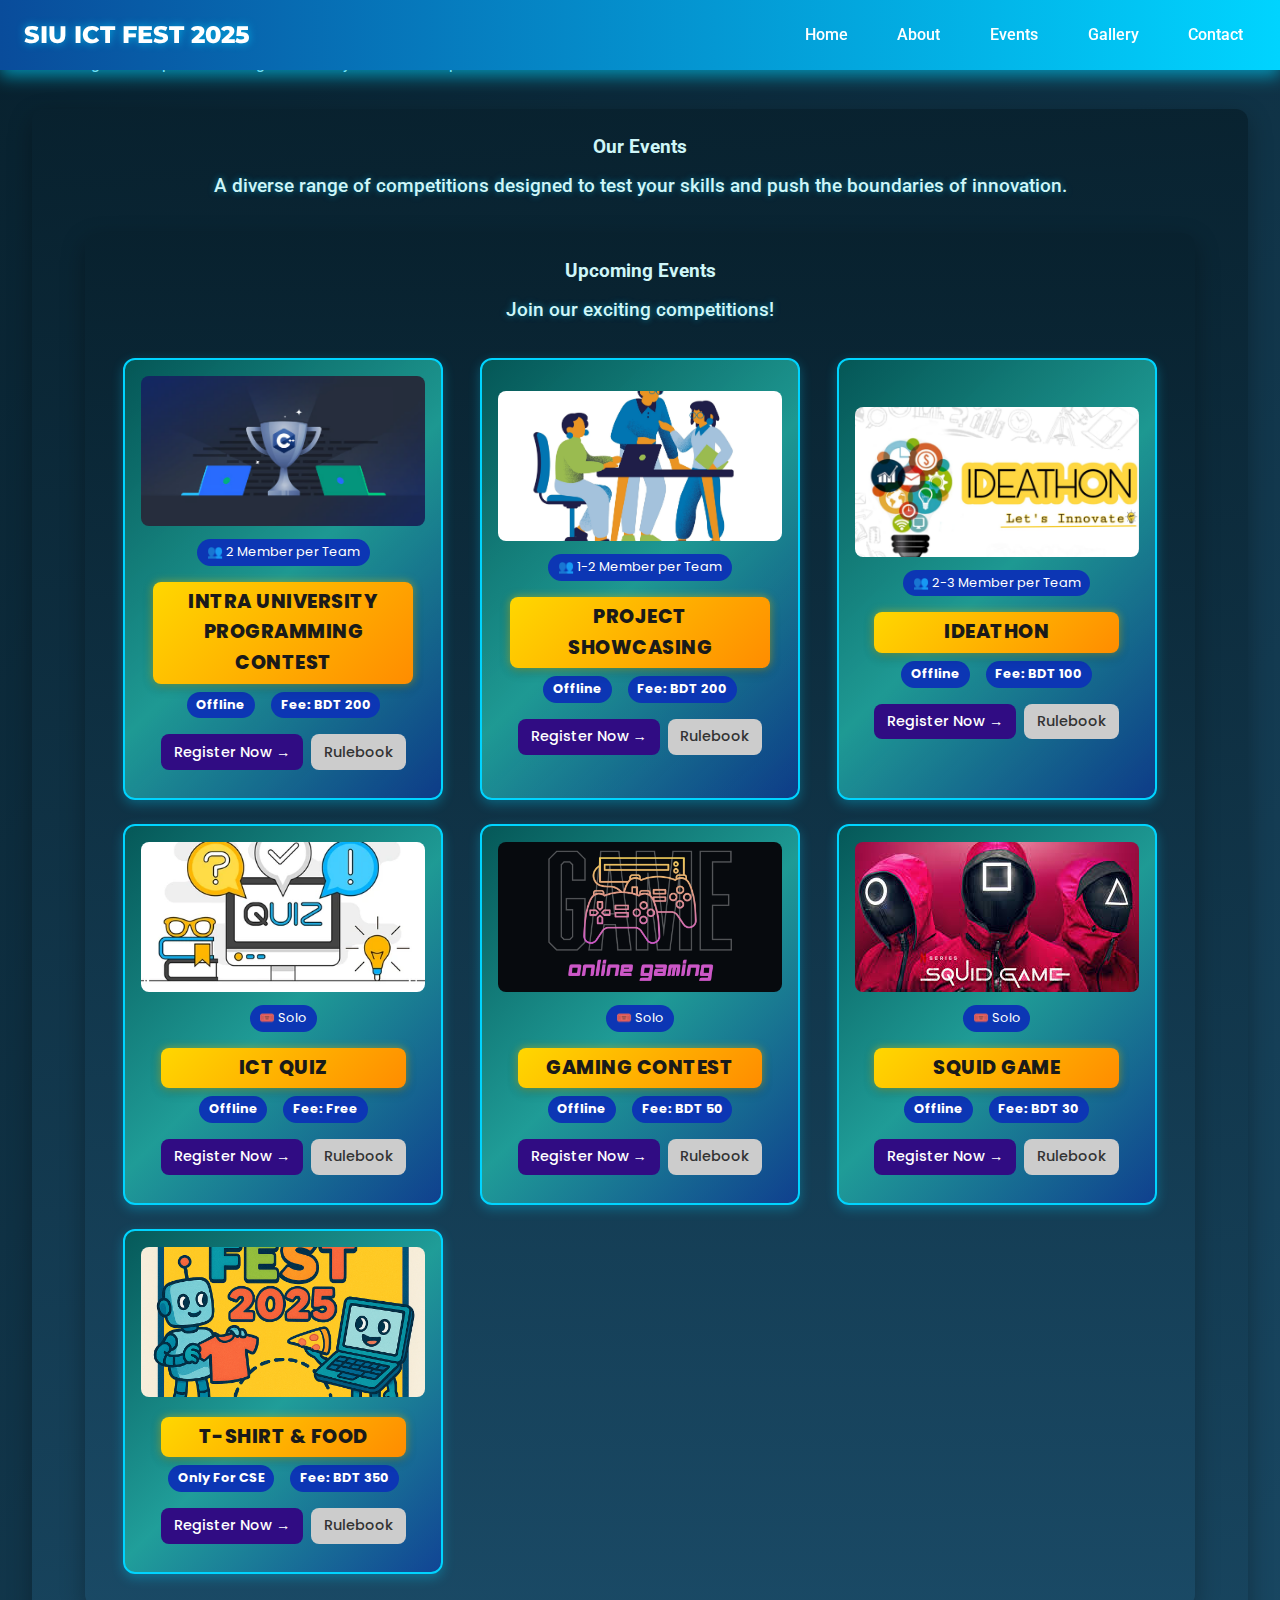
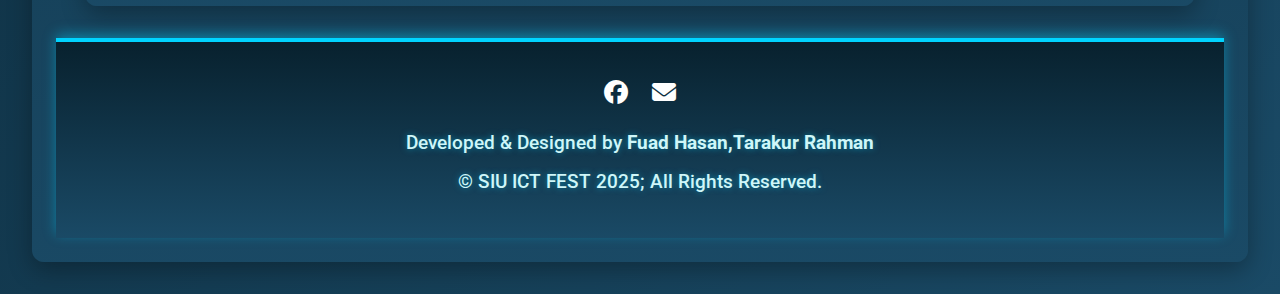
<file: events.html>
<!DOCTYPE html>
<html lang="en">
<head>
    <meta charset="UTF-8">
    <meta name="viewport" content="width=device-width, initial-scale=1.0">
    <title>events</title>
    <link rel="stylesheet" href="style.css">
  <link rel="stylesheet" href="https://cdnjs.cloudflare.com/ajax/libs/font-awesome/6.4.0/css/all.min.css"/>
<link href="https://fonts.googleapis.com/css2?family=Roboto:wght@400;500;700&family=Montserrat:wght@600;700&family=Orbitron:wght@600&family=Poppins:wght@400;500;600&display=swap" rel="stylesheet">
<link rel="icon" type="image/png" href="./image/globe.jpeg">
</head>
</head>
<body>
     
  <nav class="navbar">
        <div class="nav-logo"> SIU ICT FEST 2025</div>
        
        <ul class="nav-links">
          <li><a href="index.html">Home</a></li>
              <li><a href="about.html">About</a></li>
              <li><a href="events.html">Events</a></li>
                 <!--<li><a href="boothcamp.html">CP Bootcamp</a></li>-->
            <li><a href="gallery.html">Gallery</a></li>
            <!-- <li><a href="#">Contest</a></li> -->
        
              
              <li><a href="contact.html">Contact</a></li>
        </ul>
        
       
        
        <div class="mobile-menu" id="mobileMenuBtn">☰</div>
    </nav>
  
    <h1>Our Events</h1>
    <p>A diverse range of competitions designed to test your skills and push the boundaries of innovation.</p>
    <section class="events-section">
    <h3>Our Events</h3>
    <p>A diverse range of competitions designed to test your skills and push the boundaries of innovation.</p>

    
     <!-- Events Section -->
  <section class="events-section">
    <h3>Upcoming Events</h3>
    <p>Join our exciting competitions!</p>
    <div class="events-grid">
      <!-- Event 1 -->
      <div class="event-card">
        <img src="./image/images.avif" alt="Mechanics Olympiad" />
        <div class="event-body">
          <span class="badge team">👥  2 Member per Team</span>
          <h3>Intra University Programming Contest</h3>
          <div class="event-meta">
            <span class="badge solo">Offline</span>
            <span class="badge solo">Fee: BDT 200</span>
            
          </div>
          <div class="event-buttons">
            <a class="btn" href="https://forms.gle/XroQrKdN3G5hj6PW8" target="_blank">Register Now →</a>
            <a class="btn secondary" href="#">Rulebook</a>
          </div>
        </div>
      </div>
      <!-- Event 2 -->
      <div class="event-card">
        <img src="/image/project.jpg" alt="Drafting Contest" />
        <div class="event-body">
          <span class="badge team">👥 1-2 Member per Team</span>
          <h3>Project Showcasing</h3>
          <div class="event-meta">
            <span class="badge solo">Offline</span>
            <span class="badge solo">Fee: BDT 200</span>
            
          </div>
          <div class="event-buttons">
           <a class="btn" href="https://forms.gle/N9UCkfzSNKK21NSZ7" target="_blank">Register Now →</a>
            <a class="btn secondary" href="#">Rulebook</a>
          </div>
        </div>
      </div>
      <!-- Event 3 -->
      <div class="event-card">
        <img src="./image/1702801354088.png" alt="Game of Trusses" />
        <div class="event-body">
          <span class="badge team">👥 2-3 Member per Team</span>
          <h3>Ideathon</h3>
          <div class="event-meta">
            <span class="badge solo">Offline</span>
            <span class="badge solo">Fee: BDT 100</span>
            
          </div>
          <div class="event-buttons">
            <a class="btn" href="https://forms.gle/mUaqK28JLjAKceoN9" target="_blank">Register Now →</a>
            <a class="btn secondary" href="#">Rulebook</a>
          </div>
        </div>
      </div>
      <!-- Event 4 -->
      <div class="event-card">
        <img src="./image/quiz-computer-monitor-line-concept-260nw-749054137.webp" alt="Mechanics Olympiad" />
        <div class="event-body">
          <span class="badge solo">🎟️ Solo</span>
          <h3>ICT Quiz</h3>
          <div class="event-meta">
            <span class="badge solo">Offline</span>
            <span class="badge solo">Fee: Free</span>
            
          </div>
          <div class="event-buttons">
           <a class="btn" href="https://forms.gle/PkPSb7LcUdyRTKJd9" target="_blank">Register Now →</a>
            <a class="btn secondary" href="#">Rulebook</a>
          </div>
        </div>
      </div>
      <!-- Event 5 -->
      <div class="event-card">
        <img src="Game Logo.png" alt="Drafting Contest" />
        <div class="event-body">
          <span class="badge team"> 🎟️ Solo</span>
          <h3>Gaming Contest</h3>
          <div class="event-meta">
            <span class="badge solo">Offline</span>
            <span class="badge solo">Fee: BDT 50</span>
            
          </div>
          <div class="event-buttons">
            <a class="btn" href="https://forms.gle/KwWWHxVApaUM5UsX7" target="_blank">Register Now →</a>
            <a class="btn secondary" href="#">Rulebook</a>
          </div>
        </div>
      </div>
      <!-- Event 6 -->
      <div class="event-card">
        <img src="./image/images.jpeg" alt="Game of Trusses" />
        <div class="event-body">
          <span class="badge team"> 🎟️ Solo</span>
          <h3>Squid Game </h3>
          <div class="event-meta">
            <span class="badge solo">Offline</span>
            <span class="badge solo">Fee: BDT 30 </span>
            
          </div>
          <div class="event-buttons">
            <a class="btn" href="https://forms.gle/L6ZahSGhrTA3hnQd8" target="_blank">Register Now →</a>
            <a class="btn secondary" href="#">Rulebook</a>
          </div>
        </div>
      </div>

      <div class="event-card">
        <img src="./food.png" alt="Game of Trusses" />
        <div class="event-body">
      
          <h3>T-Shirt & Food</h3>
          <div class="event-meta">
            <span class="badge solo">Only For CSE</span>
            <span class="badge solo">Fee: BDT 350 </span>
            
          </div>
          <div class="event-buttons">
            <a class="btn" href="https://forms.gle/QvFChAdyGBbFLRBQ9" target="_blank">Register Now →</a>
            <a class="btn secondary" href="#">Rulebook</a>
          </div>
        </div>
      </div>
      
     
      
     
    </div>
      

    </div>
  </section>
   <!-- Footer -->
  <footer>
    <div class="footer-icons">
      <a href="https://www.facebook.com/siuictfest" target="_blank"><i class="fab fa-facebook"></i></a>
      <a href="mailto:youremail@example.com"><i class="fas fa-envelope"></i></a>
    </div>
    <p>Developed & Designed by <strong>Fuad Hasan,</strong><strong>Tarakur Rahman</strong></p>
  
  
            <p>&copy; SIU ICT FEST 2025; All Rights Reserved.</p>
         
  
  </footer>
  <script src="script.js"></script>
</body>
</html>
</file>
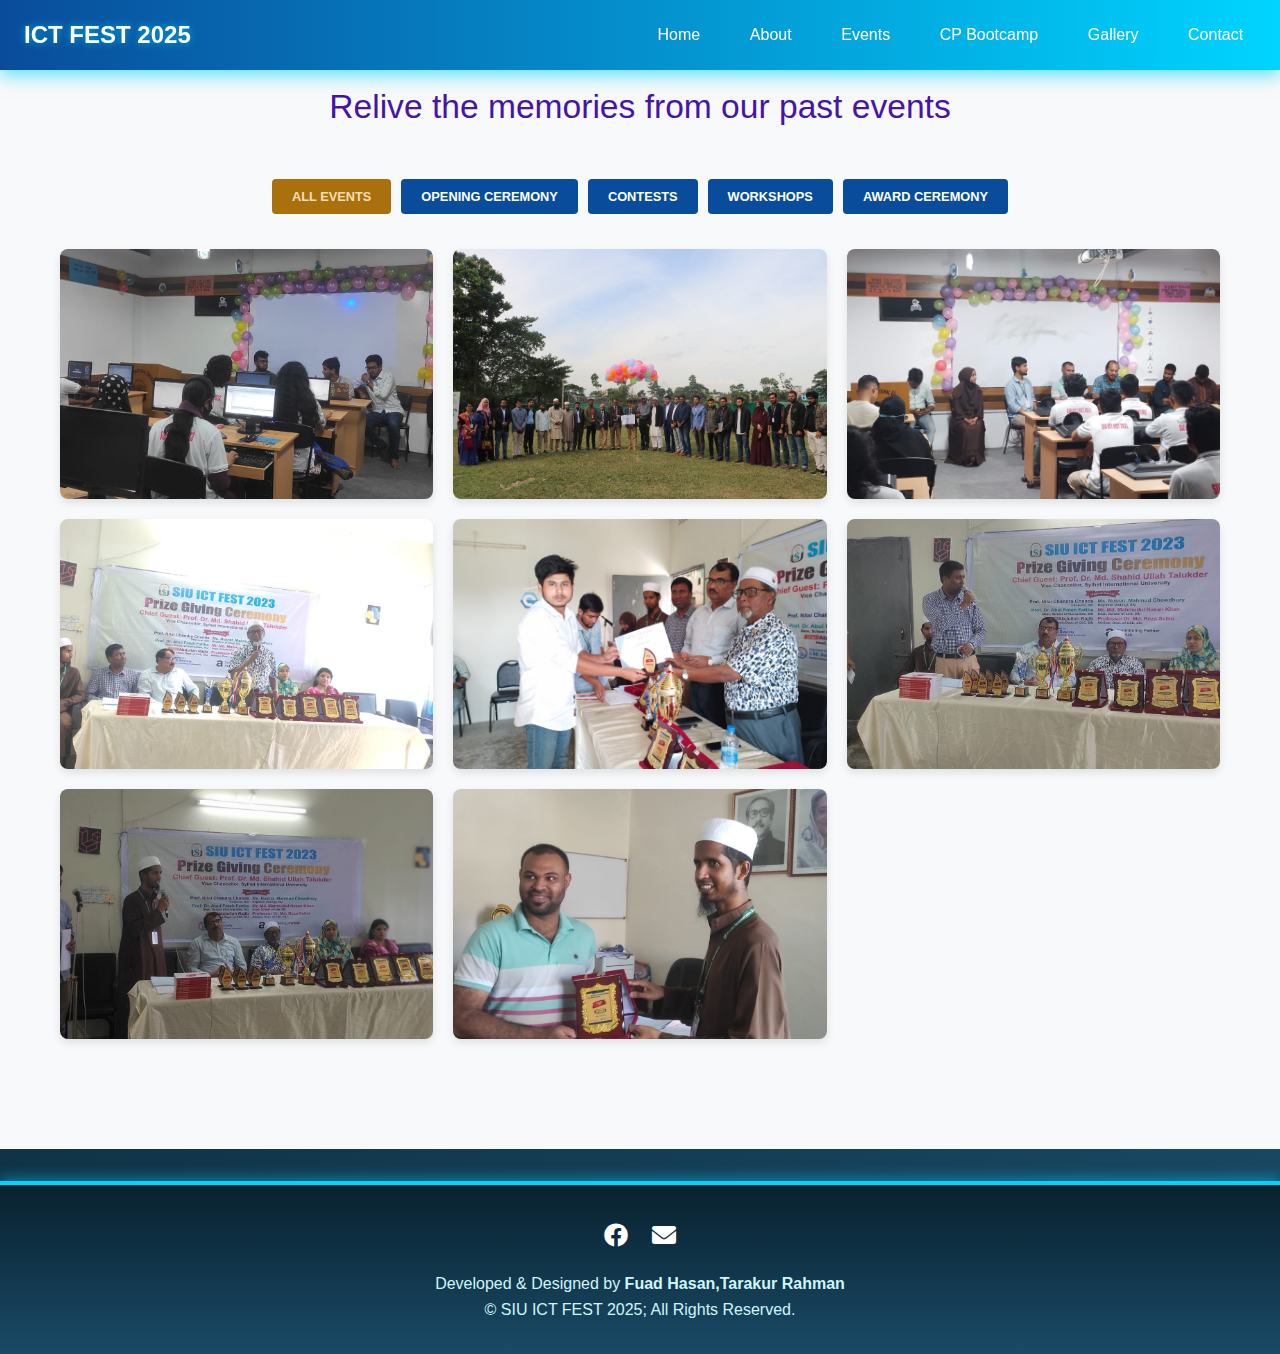
<file: gallery.html>
<!DOCTYPE html>
<html lang="en">
<head>
    <meta charset="UTF-8">
    <meta name="viewport" content="width=device-width, initial-scale=1.0">
    <title>ICT Fest - Gallery</title>
    <link rel="stylesheet" href="https://cdnjs.cloudflare.com/ajax/libs/font-awesome/6.0.0-beta3/css/all.min.css">
    <link rel="stylesheet" href="gallery.css">
    <link rel="stylesheet" href="style.css">
</head>
<body>
    <!-- Navbar will be inserted here by your existing JavaScript -->

  <nav class="navbar">
        <div class="nav-logo">ICT FEST 2025</div>
        
        <ul class="nav-links">
            <li><a href="index.html">Home</a></li>
              <li><a href="about.html">About</a></li>
              <li><a href="events.html">Events</a></li>
                  <li><a href="boothcamp.html">CP Bootcamp</a></li>
            <li><a href="gallery.html">Gallery</a></li>
            <!-- <li><a href="#">Contest</a></li> -->
        
              
              <li><a href="contact.html">Contact</a></li>
        </ul>
        
       
        
        <div class="mobile-menu" id="mobileMenuBtn">☰</div>
    </nav>

    <section class="gallery-section">
        <div class="container">
           
            <p class="section-subtitle">Relive the memories from our past events</p>
            
            <div class="gallery-filter">
                <button class="filter-btn active" data-filter="all">All Events</button>
                <button class="filter-btn" data-filter="opening">Opening Ceremony</button>
                <button class="filter-btn" data-filter="contest">Contests</button>
                <button class="filter-btn" data-filter="workshop">Workshops</button>
                <button class="filter-btn" data-filter="award">Award Ceremony</button>
            </div>
            
            <div class="gallery-grid">
                <!-- Gallery Item 1 -->
                <div class="gallery-item contest">
                    <img src="/image/programming_contest.jpg" alt="ICT Contest">
                    <div class="gallery-overlay">
                        <h3>Programming Contest</h3>
                        <p>Participants solving complex algorithms</p>
                        <a href="#" class="view-btn">View Full Image</a>
                    </div>
                </div>
                
                <!-- Gallery Item 2 -->
                <div class="gallery-item opening">
                    <img src="/image/innus.jpg" alt="Opening Ceremony">
                    <div class="gallery-overlay">
                        <h3>Opening Ceremony</h3>
                        <p>Chief guest VC sir & professor Abdullah selim sir has innugurated SIU ICT fest 2025</p>
                        <a href="#" class="view-btn">View Full Image</a>
                    </div>
                </div>
                
                <!-- Gallery Item 3 -->
                <div class="gallery-item workshop">
                    <img src="/image/career talk.jpg" alt="Workshop Session">
                    <div class="gallery-overlay">
                        <h3>Career talk</h3>
                        <p>It's great session from the SIU alumni who operate a IT farm in Sylhet that is Authlab</p>
                        <a href="#" class="view-btn">View Full Image</a>
                    </div>
                </div>
                
                <!-- Gallery Item 4 -->
                <div class="gallery-item award">
                    <img src="/image/484509074_1057896239688718_6415784027072500924_n.jpg" alt="Award Ceremony">
                    <div class="gallery-overlay">
                        <h3>Prize giving Ceremony</h3>
                        <p>VC sir sharing his speech for winners</p>
                        <a href="#" class="view-btn">View Full Image</a>
                    </div>
                </div>
                
                <!-- Gallery Item 5 -->
                <div class="gallery-item contest">
                    <img src="/image/award.jpg" alt="Hackathon">
                    <div class="gallery-overlay">
                        <h3>Prize giving Ceremony</h3>
                        <p>Participant from Competitive programming receiving prize from VC sir, treasurer sir</p>
                        <a href="#" class="view-btn">View Full Image</a>
                    </div>
                </div>
                
                <!-- Gallery Item 6 -->
                <div class="gallery-item workshop">
                    <img src="/image/award3.jpg" alt="Robotics Workshop">
                    <div class="gallery-overlay">
                        <h3>Prize giving Ceremony</h3>
                        <p>head of law department sharing his insights on the prize giving ceremony</p>
                        <a href="#" class="view-btn">View Full Image</a>
                    </div>
                </div>
                
                <!-- Gallery Item 7 -->
                <div class="gallery-item opening">
                    <img src="/image/headofdeptspeech.jpg" alt="Festival Stage">
                    <div class="gallery-overlay">
                        <h3>Speech from head of CSE</h3>
                        <p>Head of department of CSE , sharing his insights on SIU ICT fest 2025</p>
                        <a href="#" class="view-btn">View Full Image</a>
                    </div>
                </div>
                
                <!-- Gallery Item 8 -->
                <div class="gallery-item award">
                    <img src="/image/awardtoguest.jpg" alt="Winners">
                    <div class="gallery-overlay">
                        <h3>Honouring guests by Head of CSE</h3>
                        <p>Guest, Alumni who has great session on career talk</p>
                        <a href="#" class="view-btn">View Full Image</a>
                    </div>
                </div>
            </div>
            
           
        </div>
    </section>

    <script>
        document.addEventListener('DOMContentLoaded', function() {
    // Filter functionality
    const filterBtns = document.querySelectorAll('.filter-btn');
    const galleryItems = document.querySelectorAll('.gallery-item');
    
    filterBtns.forEach(btn => {
        btn.addEventListener('click', function() {
            // Remove active class from all buttons
            filterBtns.forEach(btn => btn.classList.remove('active'));
            
            // Add active class to clicked button
            this.classList.add('active');
            
            const filterValue = this.getAttribute('data-filter');
            
            galleryItems.forEach(item => {
                if (filterValue === 'all' || item.classList.contains(filterValue)) {
                    item.style.display = 'block';
                } else {
                    item.style.display = 'none';
                }
            });
        });
    });
    
    // Load more functionality (simplified example)
    const loadMoreBtn = document.getElementById('load-more-btn');
    let currentItems = 8;
    
    if (loadMoreBtn) {
        loadMoreBtn.addEventListener('click', function() {
            // In a real implementation, you would fetch more items from a server
            // This is just a demonstration
            const hiddenItems = document.querySelectorAll('.gallery-item[style="display: none"]');
            
            for (let i = 0; i < Math.min(4, hiddenItems.length); i++) {
                hiddenItems[i].style.display = 'block';
            }
            
            if (document.querySelectorAll('.gallery-item[style="display: none"]').length === 0) {
                loadMoreBtn.style.display = 'none';
            }
        });
    }
    
    // Lightbox functionality would go here in a complete implementation
});
    </script>
     <!-- Footer -->
  <footer>
    <div class="footer-icons">
      <a href="https://www.facebook.com/siuictfest" target="_blank"><i class="fab fa-facebook"></i></a>
      <a href="mailto:youremail@example.com"><i class="fas fa-envelope"></i></a>
    </div>
    <p>Developed & Designed by <strong>Fuad Hasan,</strong><strong>Tarakur Rahman</strong></p>
  
  
            <p>&copy; SIU ICT FEST 2025; All Rights Reserved.</p>
         
  
  </footer>
    
  <script src="script.js"></script>
</body>
</html>
</file>
<file: gallery.css>
/* Gallery Section Styles */
.gallery-section {
    padding: 80px 0;
    background-color: #f8f9fa;
}

.container {
    max-width: 1200px;
    margin: 0 auto;
    padding: 0 20px;
}

#parent-button {
  display: grid;
  grid-template-rows: repeat(2, 1fr);
  grid-template-columns: repeat(2, 1fr);
  gap: 20px;
  max-width: 800px;
  margin: 30px auto;
}

/* grp button */
   .secondary {
            background-color: transparent;
            color: #2563eb;
            border: 2px solid #2563eb;
        }
        .secondary:hover {
            background-color: #f0f5ff;
        }
        

.section-subtitle {
      text-align: center;
    color: #4415a8;
    margin-bottom: 40px;
    font-size: 2.1rem;
}

/* Filter Buttons */
.gallery-filter {
    display: flex;
    justify-content: center;
    flex-wrap: wrap;
    margin-bottom: 30px;
}

.filter-btn {
    border: none;
    background: #094C9B;
    color: white;
    padding: 10px 20px;
    margin: 5px;
    cursor: pointer;
    border-radius: 4px;
    transition: all 0.3s ease;
    text-transform: uppercase;
    font-size: 0.8rem;
    font-weight: 600;
}

.filter-btn:hover {
    background: #073b7d;
}

.filter-btn.active {
    background: #a9700d;
    color: wheat;
}

/* Gallery Grid */
.gallery-grid {
    display: grid;
    grid-template-columns: repeat(auto-fill, minmax(280px, 1fr));
    gap: 20px;
    margin-bottom: 30px;
}

.gallery-item {
    position: relative;
    overflow: hidden;
    border-radius: 8px;
    box-shadow: 0 4px 8px rgba(0, 0, 0, 0.1);
    height: 250px;
    transition: transform 0.3s ease;
}

.gallery-item:hover {
    transform: translateY(-5px);
}

.gallery-item img {
    width: 100%;
    height: 100%;
    object-fit: cover;
    display: block;
}

.gallery-overlay {
    position: absolute;
    bottom: -100%;
    left: 0;
    width: 100%;
    padding: 20px;
    background: rgba(9, 76, 155, 0.9);
    color: white;
    transition: bottom 0.3s ease;
}

.gallery-item:hover .gallery-overlay {
    bottom: 0;
}

.gallery-overlay h3 {
    margin-bottom: 5px;
    font-size: 1.2rem;
}

.gallery-overlay p {
    margin-bottom: 10px;
    font-size: 0.9rem;
}


/* group A,B div */
 .child-1,.child-2{
  
  background: 
    linear-gradient(
      135deg,
      rgba(4, 92, 90, 0.9) 0%, 
      rgba(34, 180, 168, 0.8) 50%, 
      rgba(12, 66, 181, 0.6) 100%
    );
  color: white;
  border: none;
  padding: 12px 24px;
  font-size: 15px;
  font-weight: 600;
  border-radius: 10px;
  cursor: pointer;
  transition: all 0.3s ease;
  box-shadow: 0 4px 8px rgba(48, 12, 131, 0.3);
  
  margin: 20px auto;
   
  overflow: hidden;
  text-align: left;
}

.grpa, .grpb
{
    background-color: #300c83;
  color: white;
  border: none;
  padding: 12px 24px;
  font-size: 1.1rem;
  font-weight: 600;
  border-radius: 30px;
  cursor: pointer;
  transition: all 0.3s ease;
  box-shadow: 0 4px 8px rgba(48, 12, 131, 0.3);
 
  margin: 20px auto;
  width: fit-content;
  position: relative;
  overflow: hidden;
}

 .grp-parent {
            display: flex;
            justify-content: center;
            gap: 30px;
            padding: 30px;
            background-color: #f8f9fa;
            min-height:200 px;
        }
/* Responsive Design */


/* responsive for grpa,grpb */
 @media (max-width: 768px) {
            .grp-parent {
                flex-direction: column;
                align-items: center;
                gap: 15px;
                padding: 20px;
            }
            
            .child-1, .child-2 {
                padding: 10px 20px;
                font-size: 14px;
                margin: 10px auto;
                max-width: 100%;
            }
            
            .grpa, .grpb {
                padding: 10px 20px;
                font-size: 1rem;
                margin: 10px auto;
                width: 100%;
                text-align: center;
            }
        }
        
        @media (max-width: 480px) {
            .grp-parent {
                padding: 15px;
            }
            
            .child-1, .child-2 {
                padding: 8px 16px;
                font-size: 13px;
            }
            
            .grpa, .grpb {
                padding: 8px 16px;
                font-size: 0.9rem;
            }
        }

/* responsive for grpa,grpb */
@media (max-width: 768px) {
    .gallery-grid {
        grid-template-columns: repeat(auto-fill, minmax(220px, 1fr));
    }
    
    .gallery-filter {
        justify-content: flex-start;
    }
}

@media (max-width: 480px) {
    .gallery-grid {
        grid-template-columns: 1fr;
    }
    
    .section-title {
        font-size: 2rem;
    }
}
</file>
<file: style.css>
/* General Reset */
* {
  margin: 0;
  padding: 0;
  box-sizing: border-box;
}

body {
  font-family: 'Roboto', sans-serif;
  line-height: 1.6;
  background: linear-gradient(135deg, #08212E 0%, #1A4A66 100%);
  color: #CFF6F8;
  overflow-x: hidden;
}

/* Banner */
.main-banner img {
   margin-top: 100px;
  width: 100%;
  height: auto;
  filter: brightness(1.1) saturate(1.2);
  border-bottom: 4px solid #00D4FF;
  box-shadow: 0 4px 12px rgba(0, 212, 255, 0.3);
}


/* Countdown */
#countdown {
  margin: 1rem auto;
  padding: 0.75rem;
  font-weight: 700;
  color: #FFFFFF;
  font-size: 1.5rem;
  letter-spacing: 1px;
  font-family: 'Orbitron', sans-serif;
  text-shadow: 0 0 8px rgba(0, 212, 255, 0.8), 0 0 12px rgba(0, 212, 255, 0.5);
  background: linear-gradient(90deg, #008BCC, #00D4FF);
  text-align: center;
  border-radius: 0.5rem;
  box-shadow: 0 4px 16px rgba(0, 212, 255, 0.4);
  transition: transform 0.3s ease, box-shadow 0.3s ease;
  max-width: 90%;
}

#countdown:hover {
  transform: scale(1.05);
  box-shadow: 0 6px 20px rgba(0, 212, 255, 0.6);
}

/* Fest Heading */
.fest-heading {
  text-align: center;
  padding: 2rem 1rem;
  background: linear-gradient(135deg, #094C9B 0%, #00D4FF 100%);
  color: #FFFFFF;
  position: relative;
  overflow: hidden;
  box-shadow: 0 8px 24px rgba(0, 0, 0, 0.3);
}

.fest-heading::before {
  content: '';
  position: absolute;
  top: 0;
  left: -100%;
  width: 50%;
  height: 100%;
  background: linear-gradient(90deg, transparent, rgba(255, 255, 255, 0.4), transparent);
  transition: 0.6s;
}

.fest-heading:hover::before {
  left: 100%;
}

.fest-heading h1 {
  color: #FFFFFF;
  font-size: 3rem;
  font-family: 'Montserrat', sans-serif;
  font-weight: 800;
  text-transform: uppercase;
  text-shadow: 0 0 10px rgba(0, 212, 255, 0.7), 0 0 15px rgba(0, 212, 255, 0.5);
  margin-bottom: 0.5rem;
  transition: transform 0.3s ease;
}

.fest-heading h1:hover {
  transform: translateY(-3px);
}

.fest-heading p {
  color: #CFF6F8;
  font-size: 1.5rem;
  font-family: 'Roboto', sans-serif;
  font-weight: 500;
  text-shadow: 0 0 6px rgba(0, 212, 255, 0.5);
  margin-bottom: 0.5rem;
}

/* Events Section */
.events-section h1 {
  color: #FFFFFF;
  font-size: 2rem;
  padding: 1rem;
  text-align: center;
  font-family: 'Montserrat', sans-serif;
  font-weight: 800;
  text-transform: uppercase;
  background: linear-gradient(135deg, #094C9B 0%, #00D4FF 100%);
  border-radius: 0.5rem;
  box-shadow: 0 4px 12px rgba(0, 212, 255, 0.4), 0 0 8px rgba(0, 212, 255, 0.3);
  text-shadow: 0 0 8px rgba(0, 212, 255, 0.7);
  transition: transform 0.3s ease, box-shadow 0.3s ease;
  position: relative;
  overflow: hidden;
}

.events-section h1:hover {
  transform: translateY(-3px);
  box-shadow: 0 6px 16px rgba(0, 212, 255, 0.6), 0 0 12px rgba(0, 212, 255, 0.5);
}

.events-section h1::before {
  content: '';
  position: absolute;
  top: 0;
  left: -100%;
  width: 50%;
  height: 100%;
  background: linear-gradient(90deg, transparent, rgba(255, 255, 255, 0.4), transparent);
  transition: 0.5s;
}

.events-section h1:hover::before {
  left: 100%;
}

.events-section {
  margin: 2rem auto;
  padding: 1.5rem;
  background: linear-gradient(180deg, rgba(8, 33, 46, 0.9) 0%, rgba(26, 74, 102, 0.9) 100%);
  border-radius: 0.75rem;
  box-shadow: 0 8px 24px rgba(0, 0, 0, 0.3);
  text-align: center;
  max-width: 95%;
}

.events-section p {
  color: #CFF6F8;
  font-size: 1.2rem;
  font-family: 'Roboto', sans-serif;
  font-weight: 500;
  text-shadow: 0 0 6px rgba(0, 212, 255, 0.5);
  margin: 0.5rem 0;
}

.events-grid {
  display: grid;
  grid-template-columns: repeat(auto-fit, minmax(280px, 1fr));
  gap: 1.5rem;
  margin-top: 1.5rem;
  padding: 0.5rem;
  justify-content: center;
  justify-items: center;
}

/* Event Card */
.event-card {
  background: linear-gradient(135deg, rgba(4, 92, 90, 0.9) 0%, rgba(34, 180, 168, 0.8) 50%, rgba(12, 66, 181, 0.6) 100%);
  border: 2px solid #00D4FF;
  border-radius: 0.75rem;
  overflow: hidden;
  box-shadow: 0 4px 12px rgba(0, 212, 255, 0.3);
  transition: transform 0.3s ease, box-shadow 0.3s ease;
  padding: 1rem;
  display: flex;
  flex-direction: column;
  align-items: center;
  justify-content: center;
  text-align: center;
  width: 100%;
  max-width: 320px;
}

.event-card:hover {
  transform: scale(1.05);
  box-shadow: 0 6px 16px rgba(0, 212, 255, 0.5);
}

.event-card img {
  width: 100%;
  height: 150px;
  object-fit: cover;
  border-radius: 0.5rem;
}

.event-body {
  padding: 0.75rem;
}

.event-body h3 {
  padding: 0.3rem 1rem;
  border-radius: 0.5rem;
  margin: 0.5rem 0;
  font-size: 1.2rem;
  font-family: 'Poppins', 'Montserrat', sans-serif;
  font-weight: 800;
  letter-spacing: 0.5px;
  background: linear-gradient(135deg, #FFD700 0%, #FF8C00 100%);
  color: #1A1A1A;
  box-shadow: 0 4px 12px rgba(0, 0, 0, 0.2), 0 0 8px rgba(255, 215, 0, 0.5);
  transition: all 0.3s ease-in-out;
  position: relative;
  overflow: hidden;
  text-transform: uppercase;
}

.event-body h3:hover {
  transform: translateY(-2px);
  box-shadow: 0 6px 16px rgba(0, 0, 0, 0.3), 0 0 12px rgba(255, 215, 0, 0.7);
}

.event-body h3::before {
  content: '';
  position: absolute;
  top: 0;
  left: -100%;
  width: 50%;
  height: 100%;
  background: linear-gradient(90deg, transparent, rgba(255, 255, 255, 0.3), transparent);
  transition: 0.5s;
}

.event-body h3:hover::before {
  left: 100%;
}

.badge {
  display: inline-block;
  margin-bottom: 0.5rem;
  padding: 0.2rem 0.6rem;
  border-radius: 20px;
  font-size: 0.8rem;
  color: white;
  font-family: 'Poppins', sans-serif;
}

.badge.solo, .badge.team {
  background-color: #0c36b4;
}

.event-meta {
  display: flex;
  justify-content: center;
  gap: 1rem;
  margin: 0.5rem 0;
  font-weight: bold;
  font-size: 0.9rem;
}

.event-buttons {
  display: flex;
  gap: 8px;
  flex-wrap: wrap;
  justify-content: center;
}

.btn {
  padding: 0.4rem 0.8rem;
  background-color: #300c83;
  color: #fff;
  text-decoration: none;
  border-radius: 0.5rem;
  transition: background 0.3s;
  font-family: 'Poppins', sans-serif;
  font-weight: 500;
  font-size: 0.9rem;
}

.btn:hover {
  background: #055b0d;
}

.btn.secondary {
  background: #ccc;
  color: #333;
}

.btn.secondary:hover {
  background: #c9ef0b;
}

/* Sponsor Section */
.sponsor-section {
  text-align: center;
  padding-top: 5px;
  padding: 2rem 1rem;
  background: linear-gradient(135deg, #094C9B 0%, #00D4FF 100%);
  margin: 1rem;
  border-radius: 0.75rem;
  box-shadow: 0 8px 24px rgba(0, 0, 0, 0.3), 0 0 12px rgba(0, 212, 255, 0.4);
  position: relative;
  overflow: hidden;
}

.sponsor-section::before {
  content: '';
  position: absolute;
  top: 0;
  left: -100%;
  width: 50%;
  height: 100%;
  background: linear-gradient(90deg, transparent, rgba(255, 255, 255, 0.3), transparent);
  transition: 0.6s;
}

.sponsor-section:hover::before {
  left: 100%;
}

.sponsor-section h2 {
  font-size: 1.8rem;
  margin-bottom: 1rem;
  color: #FFFFFF;
  font-family: 'Montserrat', sans-serif;
  font-weight: 800;
  text-transform: uppercase;
  text-shadow: 0 0 8px rgba(0, 212, 255, 0.7), 0 0 12px rgba(0, 212, 255, 0.5);
  transition: transform 0.3s ease;
}

.sponsor-section h2:hover {
  transform: translateY(-3px);
}

.sponsor-marquee {
  overflow: hidden;
  position: relative;
  width: 100%;
  height: 100px;
  background: rgba(8, 33, 46, 0.9);
  border-radius: 0.5rem;
  box-shadow: inset 0 0 10px rgba(0, 212, 255, 0.3);
}

.sponsor-track {
  display: flex;
  gap: 2rem;
  align-items: center;
  animation: scroll-left 20s linear infinite;
  width: max-content;
  will-change: transform;
}

.sponsor-marquee:hover .sponsor-track {
  animation-play-state: paused;
}

.sponsor-track img {
  
  height: 60px;
  width: auto;
  filter: grayscale(70%) brightness(0.9);
  transition: filter 0.3s ease, transform 0.3s ease, box-shadow 0.3s ease;
  border-radius: 0.3rem;
  padding: 0.3rem;
  background: rgba(255, 255, 255, 0.1);
}

.sponsor-track img:hover {
  filter: grayscale(0%) brightness(1.1);
  transform: scale(1.1);
  box-shadow: 0 4px 12px rgba(0, 212, 255, 0.5);
}

/* Animation */
@keyframes scroll-left {
  0% {
    transform: translateX(0%);
  }
  100% {
    transform: translateX(-50%);
  }
}

/* Footer */
footer {
  background: linear-gradient(180deg, #08212E 0%, #1A4A66 100%);
  color: #CFF6F8;
  text-align: center;
  padding: 2rem 1rem;
  margin-top: 2rem;
  border-top: 4px solid #00D4FF;
  box-shadow: 0 -4px 12px rgba(0, 212, 255, 0.4);
  position: relative;
  overflow: hidden;
}

footer::before {
  content: '';
  position: absolute;
  top: 0;
  left: -100%;
  width: 50%;
  height: 100%;
  background: linear-gradient(90deg, transparent, rgba(255, 255, 255, 0.3), transparent);
  transition: 0.6s;
}

footer:hover::before {
  left: 100%;
}

.footer-icons {
  margin-bottom: 1rem;
}

.footer-icons a {
  color: #FFFFFF;
  margin: 0 10px;
  font-size: 1.5rem;
  font-family: 'Roboto', sans-serif;
  text-decoration: none;
  transition: color 0.3s ease, transform 0.3s ease, text-shadow 0.3s ease;
}

.footer-icons a:hover {
  color: #FFD700;
  transform: scale(1.2);
  text-shadow: 0 0 8px rgba(0, 212, 255, 0.7);
}

/* Navbar */
.navbar {
  background: linear-gradient(90deg, #094C9B 0%, #00D4FF 100%);
  color: #FFFFFF;
  display: flex;
  justify-content: space-between;
  align-items: center;
  padding: 1rem 1.5rem;
  position: fixed;
  top: 0;
  left: 0;
  width: 100%;
  z-index: 1000;
  box-shadow: 0 4px 12px rgba(0, 212, 255, 0.4);
  transition: box-shadow 0.3s ease;
}

.navbar:hover {
  box-shadow: 0 6px 16px rgba(0, 212, 255, 0.6);
}

.nav-logo {
  font-size: 1.5rem;
  font-weight: 800;
  font-family: 'Montserrat', sans-serif;
  text-transform: uppercase;
  color: #FFFFFF;
  text-shadow: 0 0 8px rgba(0, 212, 255, 0.7);
  transition: transform 0.3s ease;
}

.nav-logo:hover {
  transform: translateY(-2px);
}

.nav-logo::before {
  content: '';
  position: absolute;
  top: 0;
  left: -100%;
  width: 50%;
  height: 100%;
  background: linear-gradient(90deg, transparent, rgba(255, 255, 255, 0.3), transparent);
  transition: 0.5s;
}

.nav-logo:hover::before {
  left: 100%;
}

.nav-links {
  display: flex;
  list-style: none;
  gap: 1.5rem;
}

.nav-links li a {
  color: #FFFFFF;
  text-decoration: none;
  font-size: 1rem;
  font-family: 'Roboto', sans-serif;
  font-weight: 500;
  padding: 0.4rem 0.8rem;
  border-radius: 0.5rem;
  transition: color 0.3s ease, text-shadow 0.3s ease, background 0.3s ease, transform 0.3s ease;
}

.nav-links li a:hover {
  color: #05f115;
  text-shadow: 0 0 6px rgba(236, 7, 45, 0.7);
  background: rgba(182, 85, 211, 0.1);
  transform: translateY(-2px);
}

.mobile-menu {
  font-size: 1.5rem;
  cursor: pointer;
  display: none;
  background: none;
  border: none;
  color: #FFFFFF;
  transition: color 0.3s ease, transform 0.3s ease;
}

.mobile-menu:hover {
  color: #FFD700;
  transform: scale(1.1);
}

/* Bootcamp Header */
.bootcamp-header {
  text-align: center;
  padding: 2rem 1rem;
  background: linear-gradient(135deg, #094C9B 0%, #00D4FF 100%);
  border-radius: 0.75rem;
  margin: 1.5rem;
  box-shadow: 0 8px 24px rgba(0, 0, 0, 0.3), 0 0 12px rgba(0, 212, 255, 0.4);
  position: relative;
  overflow: hidden;
}

.bootcamp-header::before {
  content: '';
  position: absolute;
  top: 0;
  left: -100%;
  width: 50%;
  height: 100%;
  background: linear-gradient(90deg, transparent, rgba(255, 255, 255, 0.3), transparent);
  transition: 0.6s;
}

.bootcamp-header:hover::before {
  left: 100%;
}

.bootcamp-header h1 {
  color: #FFFFFF;
  font-size: 2rem;
  font-family: 'Montserrat', sans-serif;
  font-weight: 800;
  text-transform: uppercase;
  text-shadow: 0 0 8px rgba(0, 212, 255, 0.7);
  margin-bottom: 0.75rem;
  transition: transform 0.3s ease;
}

.bootcamp-header h1:hover {
  transform: translateY(-3px);
}

.bootcamp-header h1 i {
  margin-right: 0.5rem;
  color: #FFD700;
}

.bootcamp-header p {
  color: #CFF6F8;
  font-size: 1.2rem;
  font-family: 'Roboto', sans-serif;
  font-weight: 500;
  text-shadow: 0 0 6px rgba(0, 212, 255, 0.5);
  margin-bottom: 0.75rem;
}

/* Registration Button */
.reg-button {
  display: inline-flex;
  align-items: center;
  padding: 0.75rem 1.5rem;
  font-size: 1.2rem;
  font-family: 'Roboto', sans-serif;
  font-weight: 600;
  color: #FFFFFF;
  background: linear-gradient(90deg, #008BCC, #00D4FF);
  border: 2px solid #00D4FF;
  border-radius: 0.5rem;
  cursor: pointer;
  transition: transform 0.3s ease, box-shadow 0.3s ease;
  box-shadow: 0 4px 12px rgba(0, 212, 255, 0.3);
  margin: 1rem auto;
  width: fit-content;
  position: relative;
  overflow: hidden;
  text-decoration: none;
}

.reg-button:hover {
  background: linear-gradient(90deg, #00D4FF, #008BCC);
  transform: scale(1.05);
  box-shadow: 0 6px 16px rgba(0, 212, 255, 0.5);
}

.reg-button:active {
  transform: scale(0.98);
  box-shadow: 0 2px 8px rgba(0, 212, 255, 0.3);
}

.reg-button i {
  margin-right: 0.5rem;
  color: #FFD700;
}

.reg-button::after {
  content: '';
  position: absolute;
  top: -50%;
  left: -50%;
  width: 200%;
  height: 200%;
  background: linear-gradient(
    to bottom right,
    rgba(255, 255, 255, 0) 0%,
    rgba(255, 255, 255, 0) 40%,
    rgba(255, 255, 255, 0.3) 50%,
    rgba(255, 255, 255, 0) 60%,
    rgba(255, 255, 255, 0) 100%
  );
  transform: rotate(30deg);
  transition: all 0.5s;
}

.reg-button:hover::after {
  left: 100%;
  top: 100%;
}

/* Mobile View Adjustments */
@media screen and (max-width: 768px) {
  /* General */
  body {
    font-size: 0.9rem;
  }

  /* Banner */
  .main-banner img {
    height: auto;
  }

  /* Countdown */
  #countdown {
    font-size: 1.2rem;
    padding: 0.5rem;
    max-width: 100%;
  }

  /* Fest Heading */
  .fest-heading {
    padding: 1.5rem 0.75rem;
  }
  .fest-heading h1 {
    font-size: 2rem;
  }
  .fest-heading p {
    font-size: 1.2rem;
  }

  /* Events Section */
  .events-section {
    padding: 1rem;
    margin: 1rem;
  }
  .events-section h1 {
    font-size: 1.5rem;
  }
  .events-section p {
    font-size: 1rem;
  }
  .events-grid {
    grid-template-columns: 1fr;
    gap: 1rem;
    justify-items: center;
  }

  /* Event Card */
  .event-card {
    max-width: 90%;
    padding: 0.75rem;
    border-radius: 0.5rem;
    box-shadow: 0 3px 10px rgba(0, 212, 255, 0.3);
  }
  .event-card img {
    height: 120px;
  }
  .event-body h3 {
    font-size: 1rem;
    padding: 0.2rem 0.75rem;
  }
  .badge {
    font-size: 0.7rem;
    padding: 0.15rem 0.5rem;
  }
  .event-meta {
    font-size: 0.8rem;
    gap: 0.5rem;
  }
  .btn {
    padding: 0.3rem 0.6rem;
    font-size: 0.8rem;
  }

  /* Sponsor Section */
  .sponsor-section {
    padding: 1.5rem 0.75rem;
    margin: 0.75rem;
  }
  .sponsor-section h2 {
    font-size: 1.5rem;
  }
  .sponsor-marquee {
    height: 80px;
  }
  .sponsor-track img {
    height: 50px;
  }

  /* Footer */
  footer {
    padding: 1.5rem 0.75rem;
  }
  .footer-icons a {
    font-size: 1.2rem;
    margin: 0 8px;
  }

  /* Navbar */
  .navbar {
    padding: 0.75rem 1rem;
  }
  .nav-logo {
    font-size: 1.2rem;
  }
  .nav-links {
    display: none;
    flex-direction: column;
    position: absolute;
    top: 50px;
    left: 0;
    width: 100%;
    background: linear-gradient(90deg, #094C9B 0%, #00D4FF 100%);
    padding: 1rem 0;
    text-align: center;
    box-shadow: 0 4px 12px rgba(0, 212, 255, 0.4);
  }
  .nav-links.active {
    display: flex;
  }
  .nav-links li {
    margin: 0.5rem 0;
  }
  .nav-links li a {
    font-size: 1rem;
    padding: 0.5rem;
  }
  .mobile-menu {
    display: block;
  }

  /* Bootcamp Header */
  .bootcamp-header {
    padding: 1.5rem 0.75rem;
    margin: 1rem;
  }
  .bootcamp-header h1 {
    font-size: 1.5rem;
  }
  .bootcamp-header p {
    font-size: 1rem;
  }

/* Registration Button */
.reg-button {
  display: inline-flex;
  align-items: center;
  padding: 1rem 2rem; /* Slightly larger for prominence */
  font-size: 1.5rem; /* Larger for readability */
  font-family: 'Roboto', sans-serif; /* Changed to Roboto for consistency */
  font-weight: 600;
  color: #FFFFFF;
  background: linear-gradient(90deg, #008BCC, #00D4FF); /* Techy gradient */
  border: 2px solid #00D4FF; /* Neon border */
  border-radius: 0.75rem; /* Rounded for elegance */
  cursor: pointer;
  transition: transform 0.3s ease, box-shadow 0.3s ease;
  box-shadow: 0 4px 12px rgba(0, 212, 255, 0.3); /* Neon glow */
  margin: 2rem auto;
  width: fit-content;
  position: relative;
  overflow: hidden;
  text-decoration: none; /* For <a> tag */
}

.reg-button:hover {
  background: linear-gradient(90deg, #00D4FF, #008BCC); /* Reverse gradient for hover */
  transform: scale(1.05); /* Zoom instead of lift for consistency */
  box-shadow: 0 6px 16px rgba(0, 212, 255, 0.5); /* Enhanced glow */
}

.reg-button:active {
  transform: scale(0.98); /* Slight press effect */
  box-shadow: 0 2px 8px rgba(0, 212, 255, 0.3);
}

.reg-button i {
  margin-right: 0.5rem; /* Space for Font Awesome icon */
  color: #FFD700; /* Gold accent */
}

.reg-button::after {
  content: '';
  position: absolute;
  top: -50%;
  left: -50%;
  width: 200%;
  height: 200%;
  background: linear-gradient(
    to bottom right,
    rgba(255, 255, 255, 0) 0%,
    rgba(255, 255, 255, 0) 40%,
    rgba(255, 255, 255, 0.3) 50%,
    rgba(255, 255, 255, 0) 60%,
    rgba(255, 255, 255, 0) 100%
  );
  transform: rotate(30deg);
  transition: all 0.5s;
}

.reg-button:hover::after {
  left: 100%;
  top: 100%; /* Sparkle sweep on hover */
}

/* Ensure the navbar is responsive */
.navbar {
  display: flex;
  justify-content: space-between;
  align-items: center;
  padding: 10px 20px;
  background-color: #333; /* Adjust to your theme */
  color: white;
}

.nav-logo {
  font-size: 1.5rem;
  font-weight: bold;
}

.nav-links {
  display: flex;
  list-style: none;
  margin: 0;
  padding: 0;
}

.nav-links li {
  margin: 0 15px;
}

.nav-links a {
  color: white;
  text-decoration: none;
  font-size: 1rem;
}

.mobile-menu {
  display: none; /* Hidden by default, shown on mobile */
  background: none;
  border: none;
  color: white;
  font-size: 1.5rem;
  cursor: pointer;
}

/* Mobile styles */
@media (max-width: 768px) {
  .nav-links {
    display: none; /* Hide nav-links by default on mobile */
    flex-direction: column;
    position: absolute;
    top: 60px; /* Adjust based on navbar height */
    left: 0;
    width: 100%;
    background-color: #333; /* Match navbar background */
    padding: 10px 0;
  }

  .nav-links.active {
    display: flex; /* Show nav-links when active class is added */
  }

  .nav-links li {
    margin: 10px 0;
    text-align: center;
  }

  .mobile-menu {
    display: block; /* Show hamburger menu on mobile */
  }
}
</file>
